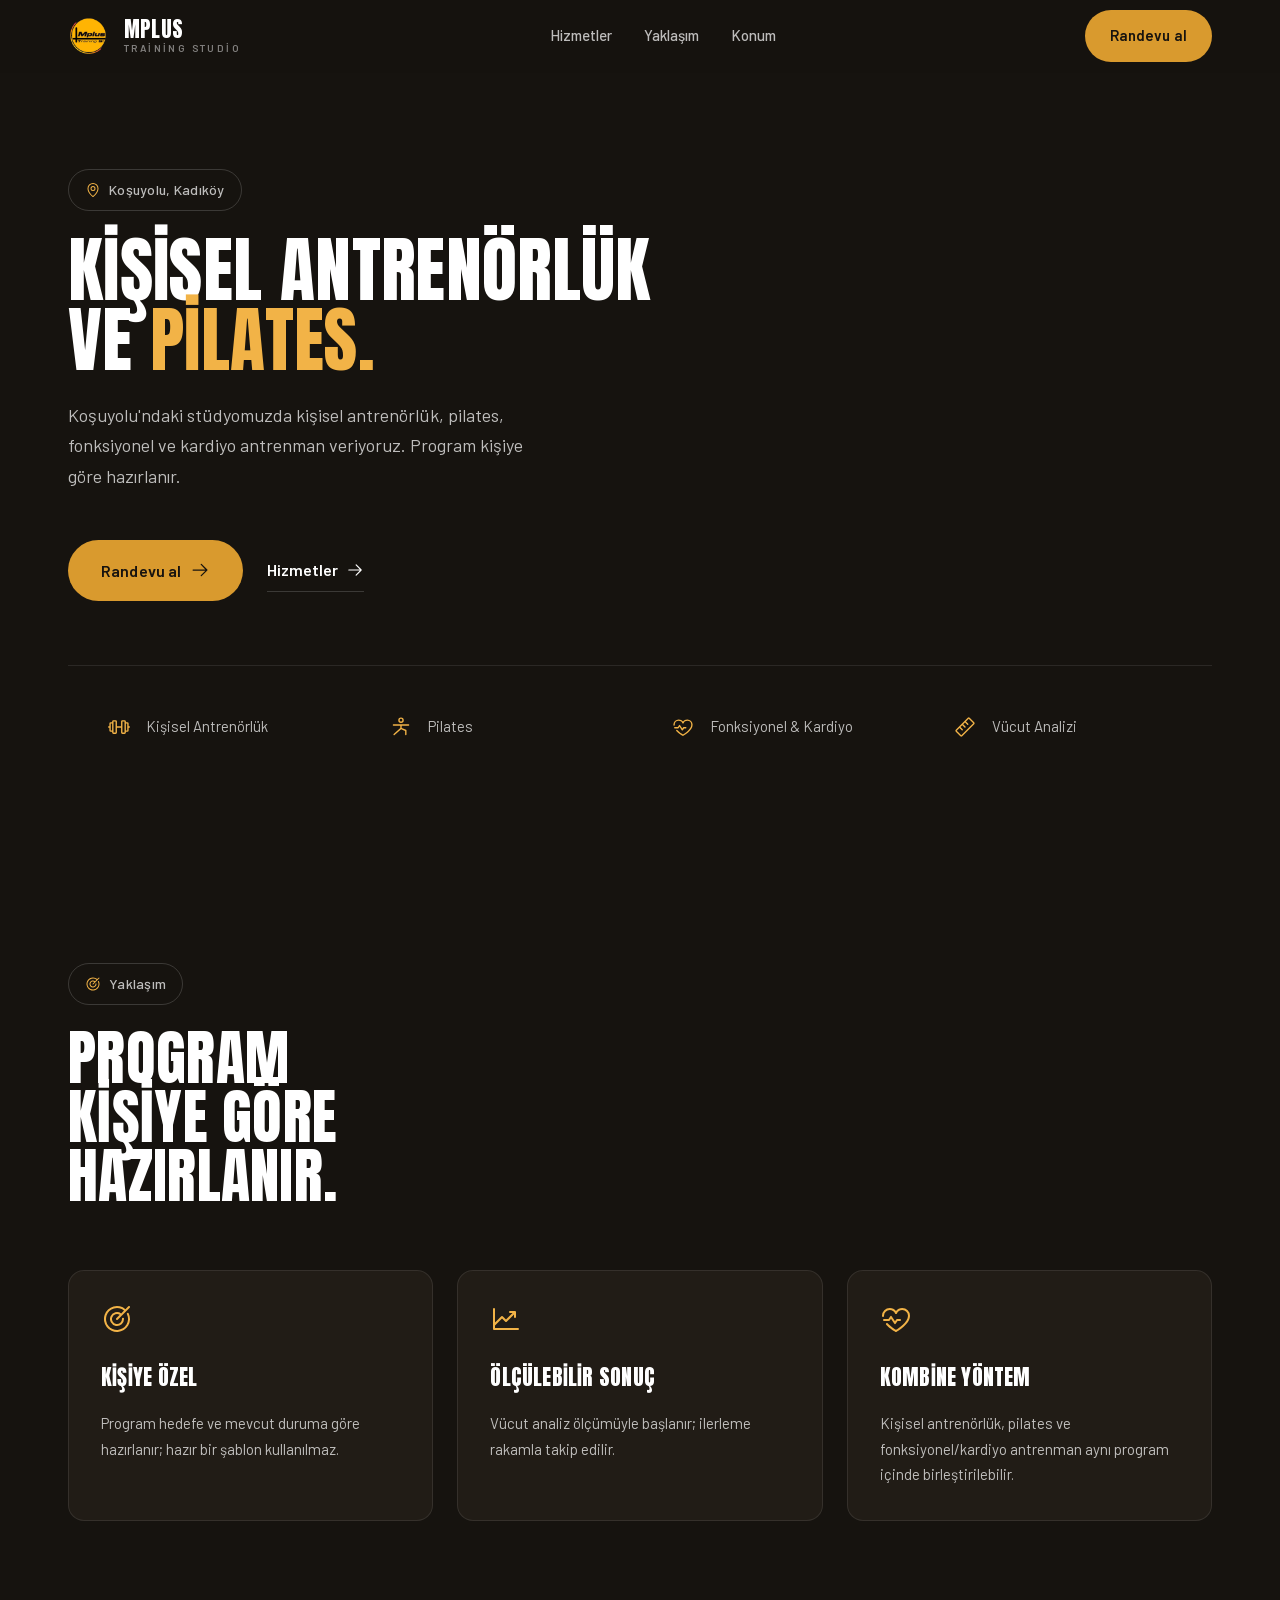
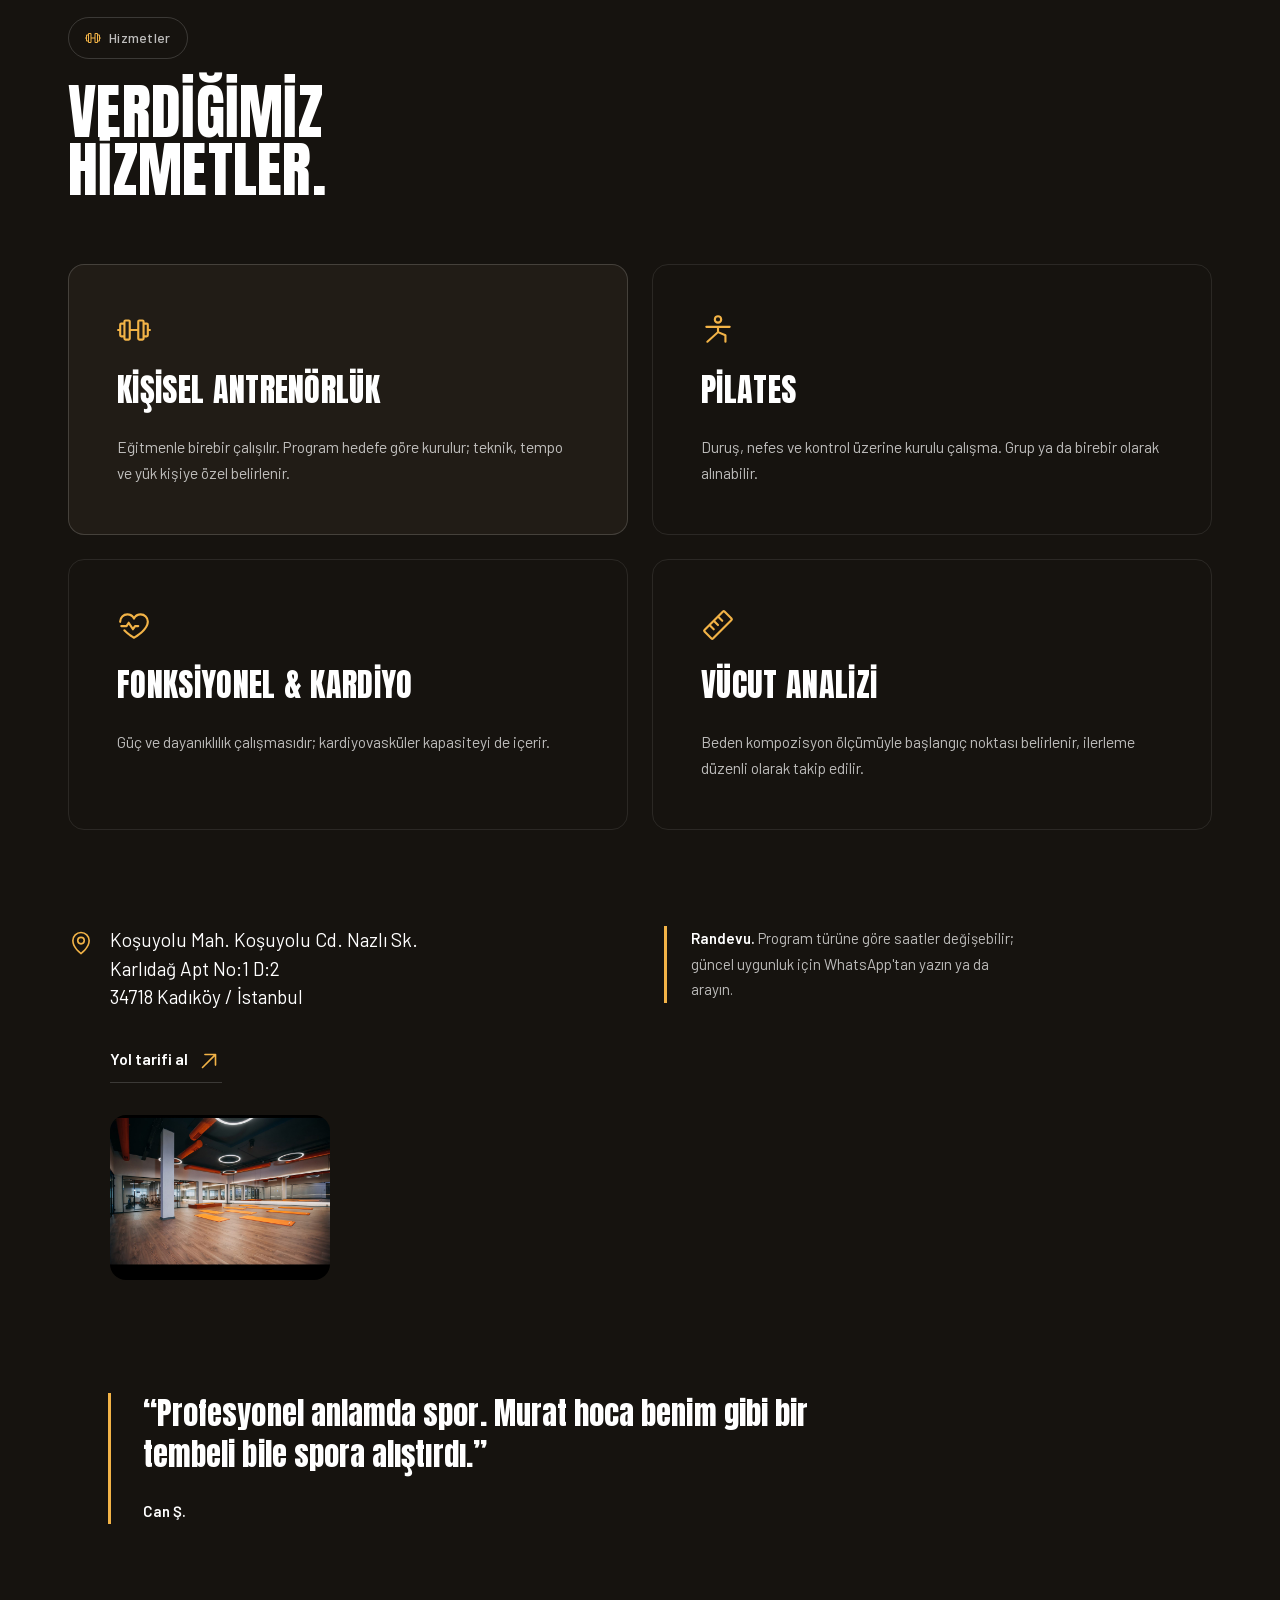
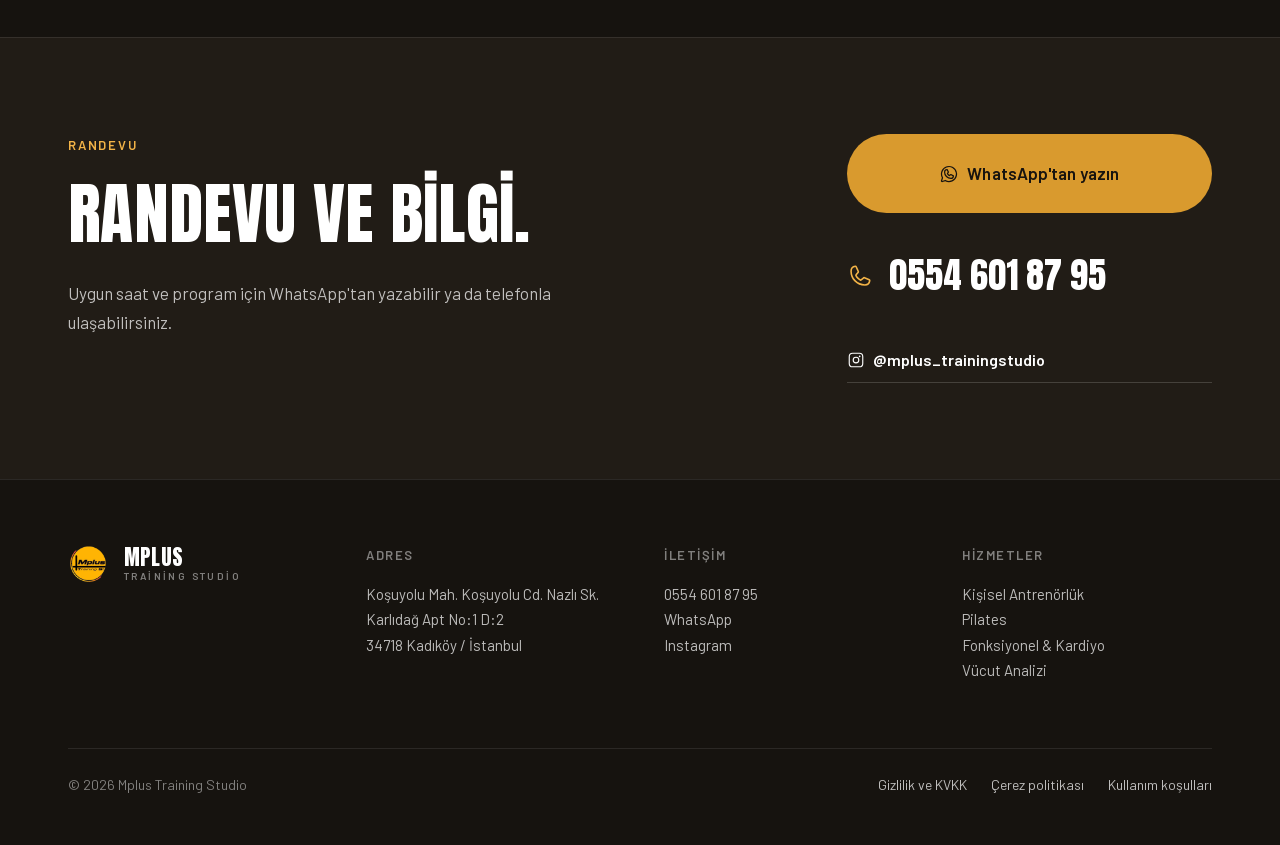
<file: index.html>
<!doctype html>
<html lang="tr">
<head>
<meta charset="utf-8">
<meta name="viewport" content="width=device-width, initial-scale=1, viewport-fit=cover">
<title>Mplus Training Studio - Kadıköy kişisel antrenörlük ve pilates</title>
<meta name="description" content="Koşuyolu, Kadıköy'de kişisel antrenörlük, pilates, fonksiyonel ve kardiyo antrenman, vücut analizi. Randevu için WhatsApp'tan yazabilirsiniz.">
<meta name="theme-color" content="#16130F">
<meta property="og:title" content="Mplus Training Studio">
<meta property="og:description" content="Kadıköy Koşuyolu'nda kişisel antrenörlük, pilates, fonksiyonel ve kardiyo antrenman, vücut analizi.">
<meta property="og:type" content="website">
<meta property="og:locale" content="tr_TR">
<link rel="preload" href="assets/fonts/anton-400-latin.woff2" as="font" type="font/woff2" crossorigin>
<link rel="preload" href="assets/fonts/barlow-400-latin.woff2" as="font" type="font/woff2" crossorigin>
<style>
@font-face{font-family:'Barlow';font-style:normal;font-weight:400;font-display:swap;src:url('assets/fonts/barlow-400-latin-ext.woff2') format('woff2');unicode-range:U+0100-02BA, U+02BD-02C5, U+02C7-02CC, U+02CE-02D7, U+02DD-02FF, U+0304, U+0308, U+0329, U+1D00-1DBF, U+1E00-1E9F, U+1EF2-1EFF, U+2020, U+20A0-20AB, U+20AD-20C0, U+2113, U+2C60-2C7F, U+A720-A7FF;}
@font-face{font-family:'Barlow';font-style:normal;font-weight:400;font-display:swap;src:url('assets/fonts/barlow-400-latin.woff2') format('woff2');unicode-range:U+0000-00FF, U+0131, U+0152-0153, U+02BB-02BC, U+02C6, U+02DA, U+02DC, U+0304, U+0308, U+0329, U+2000-206F, U+20AC, U+2122, U+2191, U+2193, U+2212, U+2215, U+FEFF, U+FFFD;}
@font-face{font-family:'Barlow';font-style:normal;font-weight:500;font-display:swap;src:url('assets/fonts/barlow-500-latin-ext.woff2') format('woff2');unicode-range:U+0100-02BA, U+02BD-02C5, U+02C7-02CC, U+02CE-02D7, U+02DD-02FF, U+0304, U+0308, U+0329, U+1D00-1DBF, U+1E00-1E9F, U+1EF2-1EFF, U+2020, U+20A0-20AB, U+20AD-20C0, U+2113, U+2C60-2C7F, U+A720-A7FF;}
@font-face{font-family:'Barlow';font-style:normal;font-weight:500;font-display:swap;src:url('assets/fonts/barlow-500-latin.woff2') format('woff2');unicode-range:U+0000-00FF, U+0131, U+0152-0153, U+02BB-02BC, U+02C6, U+02DA, U+02DC, U+0304, U+0308, U+0329, U+2000-206F, U+20AC, U+2122, U+2191, U+2193, U+2212, U+2215, U+FEFF, U+FFFD;}
@font-face{font-family:'Barlow';font-style:normal;font-weight:600;font-display:swap;src:url('assets/fonts/barlow-600-latin-ext.woff2') format('woff2');unicode-range:U+0100-02BA, U+02BD-02C5, U+02C7-02CC, U+02CE-02D7, U+02DD-02FF, U+0304, U+0308, U+0329, U+1D00-1DBF, U+1E00-1E9F, U+1EF2-1EFF, U+2020, U+20A0-20AB, U+20AD-20C0, U+2113, U+2C60-2C7F, U+A720-A7FF;}
@font-face{font-family:'Barlow';font-style:normal;font-weight:600;font-display:swap;src:url('assets/fonts/barlow-600-latin.woff2') format('woff2');unicode-range:U+0000-00FF, U+0131, U+0152-0153, U+02BB-02BC, U+02C6, U+02DA, U+02DC, U+0304, U+0308, U+0329, U+2000-206F, U+20AC, U+2122, U+2191, U+2193, U+2212, U+2215, U+FEFF, U+FFFD;}
@font-face{font-family:'Barlow Condensed';font-style:normal;font-weight:600;font-display:swap;src:url('assets/fonts/barlow-condensed-600-latin-ext.woff2') format('woff2');unicode-range:U+0100-02BA, U+02BD-02C5, U+02C7-02CC, U+02CE-02D7, U+02DD-02FF, U+0304, U+0308, U+0329, U+1D00-1DBF, U+1E00-1E9F, U+1EF2-1EFF, U+2020, U+20A0-20AB, U+20AD-20C0, U+2113, U+2C60-2C7F, U+A720-A7FF;}
@font-face{font-family:'Barlow Condensed';font-style:normal;font-weight:600;font-display:swap;src:url('assets/fonts/barlow-condensed-600-latin.woff2') format('woff2');unicode-range:U+0000-00FF, U+0131, U+0152-0153, U+02BB-02BC, U+02C6, U+02DA, U+02DC, U+0304, U+0308, U+0329, U+2000-206F, U+20AC, U+2122, U+2191, U+2193, U+2212, U+2215, U+FEFF, U+FFFD;}
@font-face{font-family:'Anton';font-style:normal;font-weight:400;font-display:swap;src:url('assets/fonts/anton-400-latin-ext.woff2') format('woff2');unicode-range:U+0100-02BA, U+02BD-02C5, U+02C7-02CC, U+02CE-02D7, U+02DD-02FF, U+0304, U+0308, U+0329, U+1D00-1DBF, U+1E00-1E9F, U+1EF2-1EFF, U+2020, U+20A0-20AB, U+20AD-20C0, U+2113, U+2C60-2C7F, U+A720-A7FF;}
@font-face{font-family:'Anton';font-style:normal;font-weight:400;font-display:swap;src:url('assets/fonts/anton-400-latin.woff2') format('woff2');unicode-range:U+0000-00FF, U+0131, U+0152-0153, U+02BB-02BC, U+02C6, U+02DA, U+02DC, U+0304, U+0308, U+0329, U+2000-206F, U+20AC, U+2122, U+2191, U+2193, U+2212, U+2215, U+FEFF, U+FFFD;}

/* ============================================================
   MPLUS TRAINING STUDIO - TASARIM SİSTEMİ
   Renkler logodan: altın/amber + seyrek magenta/turuncu halka vurgusu.
   Koyu zemin. Anton (başlık) + Barlow (gövde).
   Az görsel, çok hizmet: bilgi yoğunluğu tipografiden gelir.
   Boşluklar 8px ölçeğinden.
   ============================================================ */
:root{
  color-scheme: dark;

  --bg:        #16130F;
  --surface:   #211C16;
  --surface-2: #2A241C;
  --paper:     #FFFFFF;
  --paper-60:  rgba(255,255,255,.72);
  --paper-40:  rgba(255,255,255,.46);
  --gold:      #F2B347;
  --gold-d:    #D99A2E;
  --magenta:   #C832B2;
  --orange:    #F0793D;
  --on-gold:   #17130F;
  --line:      rgba(255,255,255,.16);
  --line-soft: rgba(255,255,255,.09);

  --s1: 8px; --s2: 16px; --s3: 24px; --s4: 32px;
  --s5: 48px; --s6: 64px; --s7: 96px; --s8: 128px;

  --r-card: 16px;
  --r-pill: 999px;

  --display: 'Anton', 'Barlow Condensed', system-ui, sans-serif;
  --sans: 'Barlow', system-ui, -apple-system, 'Segoe UI', sans-serif;

  --ease-out: cubic-bezier(0.23, 1, 0.32, 1);
}

*, *::before, *::after{ box-sizing: border-box; }
html{ -webkit-text-size-adjust: 100%; scroll-behavior: smooth; }
body{
  margin: 0;
  background: var(--bg);
  color: var(--paper-60);
  font-family: var(--sans);
  font-size: 17px;
  line-height: 1.7;
  -webkit-font-smoothing: antialiased;
}
main{ overflow-x: clip; }
p{ margin: 0; }
h1, h2, h3{ margin: 0; color: var(--paper); font-weight: 400; text-wrap: balance; }
img{ display: block; max-width: 100%; height: auto; }
a{ color: inherit; }
a, button, summary{ touch-action: manipulation; -webkit-tap-highlight-color: transparent; }
::selection{ background: var(--gold); color: var(--on-gold); }
[id]{ scroll-margin-top: var(--s7); }

a:focus-visible, button:focus-visible, summary:focus-visible{
  outline: 2px solid var(--gold);
  outline-offset: 3px;
  border-radius: 4px;
}

.skip{
  position: absolute; left: var(--s2); top: var(--s2); z-index: 100;
  transform: translateY(-200%); transition: transform .2s var(--ease-out);
}
.skip:focus{ transform: none; }

.ico{ width: 1.25em; height: 1.25em; flex: none; display: block; }

.wrap{ width: 100%; max-width: 1240px; margin-inline: auto; padding-inline: var(--s2); }
@media (min-width: 768px){ .wrap{ padding-inline: var(--s5); } }

.grid{ display: grid; grid-template-columns: repeat(12, minmax(0, 1fr)); gap: var(--s3); }
@media (max-width: 899px){ .grid{ grid-template-columns: minmax(0, 1fr); gap: var(--s4); } .grid > *{ grid-column: auto !important; } }

.section{ padding-block: var(--s6); }
@media (min-width: 900px){ .section{ padding-block: var(--s7); } }

/* ---------- Tipografi ---------- */
.display{
  font-family: var(--display);
  font-weight: 400;
  letter-spacing: .005em;
  line-height: .98;
  color: var(--paper);
  text-transform: uppercase;
}
.h2{ font-size: clamp(2.25rem, 5vw, 3.75rem); }
.lede{ max-width: 56ch; font-size: 17px; }
.accent{ color: var(--gold); }

.pill{
  display: inline-flex; align-items: center; gap: var(--s1);
  padding: var(--s1) var(--s2);
  border: 1px solid var(--line);
  border-radius: var(--r-pill);
  font-size: 14px; font-weight: 500; letter-spacing: .02em;
  color: var(--paper-60);
}
.pill .ico{ color: var(--gold); width: 16px; height: 16px; }

/* ---------- Butonlar ---------- */
.btn{
  display: inline-flex; align-items: center; justify-content: center; gap: var(--s1);
  font-family: var(--sans); font-size: 16px; font-weight: 600; letter-spacing: .01em;
  padding: var(--s2) var(--s4);
  border-radius: var(--r-pill);
  border: 1px solid transparent;
  text-decoration: none; cursor: pointer; white-space: nowrap;
  transition: background-color .2s ease, color .2s ease, border-color .2s ease, transform .12s var(--ease-out);
}
.btn:active{ transform: scale(.97); }
.btn--gold{ background: var(--gold-d); color: var(--on-gold); }
.btn--line{ border-color: var(--line); color: var(--paper); background: transparent; }
.btn .ico{ width: 20px; height: 20px; }

.link{
  display: inline-flex; align-items: center; gap: var(--s1);
  font-weight: 600; font-size: 16px; color: var(--paper);
  text-decoration: none; padding-block: var(--s1);
  border-bottom: 1px solid var(--line);
  transition: border-color .2s ease;
}
.link .ico{ width: 18px; height: 18px; transition: transform .2s var(--ease-out); }

@media (hover: hover) and (pointer: fine){
  .btn--gold:hover{ background: var(--gold); }
  .btn--line:hover{ border-color: var(--gold); color: var(--gold); }
  .link:hover{ border-color: var(--gold); color: var(--gold); }
  .link:hover .ico{ transform: translateX(3px); }
}

/* ============================================================
   NAV
   ============================================================ */
.nav{
  position: sticky; top: env(safe-area-inset-top, 0px); z-index: 50;
  background: color-mix(in srgb, var(--bg) 88%, transparent);
  backdrop-filter: blur(14px); -webkit-backdrop-filter: blur(14px);
  border-bottom: 1px solid transparent;
  transition: border-color .3s ease;
}
.nav[data-stuck="true"]{ border-bottom-color: var(--line-soft); }
.nav__inner{ display: flex; align-items: center; justify-content: space-between; gap: var(--s3); min-height: 72px; }

.brand{ text-decoration: none; display: inline-flex; align-items: center; gap: var(--s2); }
.brand__mark{ width: 40px; height: 40px; border-radius: 50%; flex: none; }
.brand__text{ display: flex; flex-direction: column; line-height: 1; }
.brand__name{ font-family: var(--display); font-size: 21px; letter-spacing: .01em; color: var(--paper); text-transform: uppercase; }
.brand__sub{ font-size: 10px; font-weight: 600; letter-spacing: .24em; text-transform: uppercase; color: var(--paper-40); margin-top: 3px; }

.nav__links{ display: none; gap: var(--s4); }
.nav__links a{ font-size: 15px; font-weight: 500; color: var(--paper-60); text-decoration: none; padding-block: var(--s1); transition: color .2s ease; }
.nav__links a:hover{ color: var(--gold); }
.nav__cta{ display: none; padding: 12px var(--s3); font-size: 15px; }
.nav__toggle{
  appearance: none; border: 1px solid var(--line); background: transparent; color: var(--paper);
  font: 600 14px var(--sans); padding: var(--s2); border-radius: var(--r-pill); cursor: pointer;
  transition: border-color .2s ease, transform .12s var(--ease-out);
}
.nav__toggle:active{ transform: scale(.97); }
@media (min-width: 960px){
  .nav__links{ display: flex; }
  .nav__cta{ display: inline-flex; }
  .nav__toggle{ display: none; }
}

.menu{
  position: fixed; inset: 0; z-index: 80;
  background: var(--bg); overscroll-behavior: contain;
  display: flex; flex-direction: column;
  padding: calc(var(--s2) + env(safe-area-inset-top, 0px)) 0 calc(var(--s5) + env(safe-area-inset-bottom, 0px));
  opacity: 0; transform: translateY(-8px); pointer-events: none;
  transition: opacity .25s var(--ease-out), transform .25s var(--ease-out);
}
.menu[data-open="true"]{ opacity: 1; transform: none; pointer-events: auto; }
.menu__top{ display: flex; align-items: center; justify-content: space-between; min-height: 72px; }
.menu__list{ list-style: none; margin: var(--s5) 0 0; padding: 0; }
.menu__list a{ display: block; font-family: var(--display); font-size: 38px; text-transform: uppercase; line-height: 1.25; color: var(--paper); text-decoration: none; padding-block: var(--s1); }
.menu__foot{ margin-top: auto; }
.menu__foot .btn{ width: 100%; }

/* ============================================================
   HERO — az görsel, metin öncelikli
   ============================================================ */
.hero{ padding-block: var(--s6) var(--s7); }
@media (min-width: 900px){ .hero{ padding-block: var(--s7) var(--s8); } }
.hero__copy{ grid-column: 1 / span 12; }
.hero__intro{ max-width: 780px; }
.hero__title{ font-size: clamp(2.5rem, 6.2vw, 4.5rem); margin-block: var(--s3) var(--s3); max-width: 780px; }
.hero__sub{ font-size: 18px; max-width: 46ch; }
.hero__actions{ display: flex; flex-wrap: wrap; align-items: center; gap: var(--s3); margin-top: var(--s5); }
.hero__services{
  list-style: none; margin: var(--s6) 0 0; padding-top: var(--s5);
  border-top: 1px solid var(--line-soft);
  display: grid; gap: var(--s3);
  grid-template-columns: repeat(auto-fit, minmax(min(100%, 220px), 1fr));
}
.hero__services li{ display: flex; align-items: center; gap: var(--s2); font-size: 15px; color: var(--paper-60); }
.hero__services .ico{ color: var(--gold); width: 22px; height: 22px; }

/* ---------- Mekan görseli: kompakt bant, dominant değil ---------- */
.venue{ border-top: 1px solid var(--line-soft); border-bottom: 1px solid var(--line-soft); background: var(--surface); }
.venue__inner{ display: flex; flex-direction: column; gap: var(--s3); padding-block: var(--s5); }
@media (min-width: 900px){ .venue__inner{ flex-direction: row; align-items: center; gap: var(--s6); } }
.venue__media{ flex: none; width: 100%; max-width: 420px; }
@media (min-width: 900px){ .venue__media{ width: 38%; } }
.venue__media img{ width: 100%; aspect-ratio: 4/3; object-fit: cover; border-radius: var(--r-card); }
.venue__text{ flex: 1; }
.venue__text p{ max-width: 46ch; }

/* ============================================================
   YAKLAŞIM (farklar)
   ============================================================ */
.approach__head{ max-width: 40ch; margin-bottom: var(--s6); }
.approach__list{
  list-style: none; margin: 0; padding: 0;
  display: grid; gap: var(--s3);
  grid-template-columns: repeat(auto-fit, minmax(min(100%, 260px), 1fr));
}
.approach__item{
  background: var(--surface); border: 1px solid var(--line-soft); border-radius: var(--r-card);
  padding: var(--s4);
}
.approach__item .ico{ color: var(--gold); width: 32px; height: 32px; margin-bottom: var(--s3); }
.approach__item h3{ font-family: var(--display); font-size: 1.35rem; text-transform: uppercase; margin-bottom: var(--s2); letter-spacing: .01em; }
.approach__item p{ font-size: 15px; }

/* ============================================================
   HİZMETLER — 4 kart, 2x2, metin öncelikli
   ============================================================ */
.services__head{ max-width: 40ch; margin-bottom: var(--s6); }
.services__grid{
  display: grid; gap: var(--s3);
  grid-template-columns: repeat(2, 1fr);
}
@media (max-width: 640px){ .services__grid{ grid-template-columns: 1fr; } }
.service{
  border: 1px solid var(--line-soft); border-radius: var(--r-card);
  padding: var(--s4);
  display: flex; flex-direction: column; gap: var(--s2);
  transition: border-color .25s var(--ease-out), transform .25s var(--ease-out);
}
@media (min-width: 900px){ .service{ padding: var(--s5); } }
.service--feature{ background: var(--surface); border-color: var(--line); }
.service .ico{ color: var(--gold); width: 34px; height: 34px; }
.service h3{ font-family: var(--display); font-size: clamp(1.5rem, 2.6vw, 2rem); text-transform: uppercase; letter-spacing: .01em; }
.service p{ font-size: 15.5px; }
@media (hover: hover) and (pointer: fine){ .service:hover{ border-color: var(--gold); transform: translateY(-2px); } }

/* ============================================================
   NASIL BAŞLANIR
   ============================================================ */
.process__head{ margin-bottom: var(--s7); }
.process{ list-style: none; margin: 0; padding: 0; display: grid; gap: var(--s5); position: relative; }
@media (min-width: 900px){
  .process{ grid-template-columns: repeat(3, 1fr); }
  .process::before, .process::after{
    content: ''; position: absolute; top: 27px; left: 28px; right: calc(33.333% - 28px);
    height: 2px; background: var(--line);
  }
  .process::after{ background: var(--gold); transform-origin: left center; }
}
.step__dot{
  width: 56px; height: 56px; border-radius: 50%;
  display: grid; place-items: center;
  background: var(--bg); border: 2px solid var(--gold);
  font-family: var(--display); font-size: 22px; color: var(--gold);
  position: relative; z-index: 1; margin-bottom: var(--s3);
}
.step h3{ font-family: var(--display); font-size: 30px; text-transform: uppercase; line-height: 1; margin-bottom: var(--s2); }
.step p{ max-width: 32ch; font-size: 16px; }

/* ============================================================
   KONUM
   ============================================================ */
.place{ display: grid; gap: var(--s5); }
@media (min-width: 900px){ .place{ grid-template-columns: 1fr 1fr; align-items: start; } }
.place__addr{ display: flex; gap: var(--s2); }
.place__addr .ico{ width: 26px; height: 26px; color: var(--gold); margin-top: 4px; }
.place__addr address{ font-style: normal; font-size: 19px; color: var(--paper); line-height: 1.5; }
.place__addr .link{ margin-top: var(--s3); }
.place__glimpse{
  width: 220px; max-width: 100%; aspect-ratio: 4/3; object-fit: cover;
  border-radius: var(--r-card); margin-top: var(--s4);
}
.place__note{ border-left: 3px solid var(--gold); padding-left: var(--s3); max-width: 44ch; font-size: 15px; }
.place__note b{ color: var(--paper); }

/* ============================================================
   YORUM — tek gerçek alıntı
   ============================================================ */
.review{ border-left: 3px solid var(--gold); padding-left: var(--s4); }
.review blockquote{ margin: 0; font-family: var(--display); font-size: clamp(1.35rem, 2.6vw, 1.9rem); text-transform: none; line-height: 1.35; color: var(--paper); letter-spacing: .002em; max-width: 42ch; }
.review figcaption{ margin-top: var(--s3); font-size: 15px; color: var(--paper-60); }
.review figcaption b{ color: var(--paper); font-weight: 600; }

/* ============================================================
   İLETİŞİM
   ============================================================ */
.contact{ border-top: 1px solid var(--line-soft); background: var(--surface); }
.contact__eyebrow{ font-size: 13px; font-weight: 600; letter-spacing: .14em; text-transform: uppercase; color: var(--gold); margin-bottom: var(--s3); }
.contact__title{ grid-column: 1 / span 7; }
.contact__title .h2{ font-size: clamp(2.5rem, 6vw, 4.25rem); }
.contact__title .lede{ margin-top: var(--s4); }
.contact__actions{ grid-column: 9 / span 4; align-self: end; display: grid; gap: var(--s4); }
.contact__actions .btn{ width: 100%; padding-block: var(--s3); font-size: 17px; }
.contact__tel{ font-family: var(--display); font-size: clamp(1.75rem, 3vw, 2.25rem); color: var(--paper); text-decoration: none; display: inline-flex; align-items: center; gap: var(--s2); }
.contact__tel .ico{ width: 26px; height: 26px; color: var(--gold); }
.contact__ig{ align-self: start; }

/* ============================================================
   FOOTER
   ============================================================ */
.foot{ border-top: 1px solid var(--line-soft); padding-block: var(--s6) var(--s5); font-size: 15px; }
.foot__grid{ display: grid; gap: var(--s5); grid-template-columns: repeat(auto-fit, minmax(200px, 1fr)); }
.foot h3{ font-size: 13px; font-weight: 600; letter-spacing: .12em; text-transform: uppercase; color: var(--paper-40); margin-bottom: var(--s2); }
.foot address{ font-style: normal; }
.foot a{ text-decoration: none; color: var(--paper-60); transition: color .2s ease; }
.foot a:hover{ color: var(--gold); }
.foot__bottom{ margin-top: var(--s6); padding-top: var(--s3); border-top: 1px solid var(--line-soft); display: flex; flex-wrap: wrap; gap: var(--s2) var(--s4); justify-content: space-between; color: var(--paper-40); font-size: 14px; }
.foot__legal{ display: flex; flex-wrap: wrap; gap: var(--s3); }

/* ============================================================
   MOBİL RANDEVU ÇUBUĞU
   ============================================================ */
.dock{
  position: fixed; left: 0; right: 0; bottom: 0; z-index: 40;
  padding: var(--s2) var(--s2) calc(var(--s2) + env(safe-area-inset-bottom, 0px));
  background: color-mix(in srgb, var(--bg) 92%, transparent);
  backdrop-filter: blur(14px); -webkit-backdrop-filter: blur(14px);
  border-top: 1px solid var(--line-soft);
  transform: translateY(110%); transition: transform .3s var(--ease-out);
}
.dock[data-shown="true"]{ transform: none; }
.dock .btn{ width: 100%; }
@media (min-width: 960px){ .dock{ display: none; } }

/* ============================================================
   HAREKET
   ============================================================ */
.js .reveal{ opacity: 0; transform: translateY(16px); }
.reveal[data-in]{
  opacity: 1; transform: none;
  transition: opacity .6s var(--ease-out), transform .7s var(--ease-out);
  transition-delay: calc(var(--i, 0) * 80ms);
}
.js .process::after{ transform: scaleX(0); }
.js .step__dot{ opacity: 0; transform: scale(.9); }
.process[data-in]::after{ transform: none; transition: transform 1.1s var(--ease-out) .1s; }
.process[data-in] .step__dot{ opacity: 1; transform: none; transition: opacity .4s var(--ease-out), transform .4s var(--ease-out); }
.process[data-in] .step:nth-child(2) .step__dot{ transition-delay: .35s; }
.process[data-in] .step:nth-child(3) .step__dot{ transition-delay: .7s; }

@media (prefers-reduced-motion: reduce){
  html{ scroll-behavior: auto; }
  .js .reveal, .js .step__dot, .js .process::after{ transform: none !important; }
  .js .reveal{ opacity: 1; transition: opacity .2s ease; }
  .js .step__dot{ opacity: 1; }
  .service, .btn, .link .ico{ transition: none; }
}
</style>
<script>document.documentElement.className += ' js';</script>
</head>
<body>

<a class="btn btn--gold skip" href="#icerik">İçeriğe geç</a>

<header class="nav" id="nav">
  <div class="wrap nav__inner">
    <a class="brand" href="#top" aria-label="Mplus Training Studio, sayfa başı">
      <img class="brand__mark" src="assets/img/logo.png" width="40" height="40" alt="" loading="eager">
      <span class="brand__text">
        <span class="brand__name" translate="no">Mplus</span>
        <span class="brand__sub">Training Studio</span>
      </span>
    </a>
    <nav class="nav__links" aria-label="Ana menü">
      <a href="#hizmetler">Hizmetler</a>
      <a href="#yaklasim">Yaklaşım</a>
      <a href="#konum">Konum</a>
    </nav>
    <a class="btn btn--gold nav__cta" href="https://wa.me/905546018795?text=Merhaba%2C%20Mplus%20Training%20Studio%27dan%20bilgi%20almak%20istiyorum." target="_blank" rel="noopener">Randevu al</a>
    <button class="nav__toggle" id="menuOpen" type="button" aria-expanded="false" aria-controls="menu">Menü</button>
  </div>
</header>

<div class="menu" id="menu" data-open="false" role="dialog" aria-modal="true" aria-label="Menü">
  <div class="wrap menu__top">
    <span class="brand">
      <img class="brand__mark" src="assets/img/logo.png" width="40" height="40" alt="">
      <span class="brand__text">
        <span class="brand__name" translate="no">Mplus</span>
        <span class="brand__sub">Training Studio</span>
      </span>
    </span>
    <button class="nav__toggle" id="menuClose" type="button">Kapat</button>
  </div>
  <div class="wrap" style="display:flex;flex-direction:column;flex:1">
    <ul class="menu__list">
      <li><a href="#hizmetler" data-menu-link>Hizmetler</a></li>
      <li><a href="#yaklasim" data-menu-link>Yaklaşım</a></li>
      <li><a href="#konum" data-menu-link>Konum</a></li>
    </ul>
    <div class="menu__foot"><a class="btn btn--gold" href="https://wa.me/905546018795?text=Merhaba%2C%20Mplus%20Training%20Studio%27dan%20bilgi%20almak%20istiyorum." target="_blank" rel="noopener">Randevu al</a></div>
  </div>
</div>

<main id="icerik">
  <span id="top"></span>

  <!-- ===================== HERO ===================== -->
  <section class="hero">
    <div class="wrap grid">
      <div class="hero__copy">
        <div class="hero__intro">
          <p class="pill"><svg class="ico" aria-hidden="true" focusable="false" xmlns="http://www.w3.org/2000/svg" viewBox="0 0 256 256" fill="currentColor"><path d="M128,64a40,40,0,1,0,40,40A40,40,0,0,0,128,64Zm0,64a24,24,0,1,1,24-24A24,24,0,0,1,128,128Zm0-112a88.1,88.1,0,0,0-88,88c0,31.4,14.51,64.68,42,96.25a254.19,254.19,0,0,0,41.45,38.3,8,8,0,0,0,9.18,0A254.19,254.19,0,0,0,174,200.25c27.45-31.57,42-64.85,42-96.25A88.1,88.1,0,0,0,128,16Zm0,206c-16.53-13-72-60.75-72-118a72,72,0,0,1,144,0C200,161.23,144.53,209,128,222Z"/></svg> Koşuyolu, Kadıköy</p>
          <h1 class="display hero__title">Kişisel antrenörlük ve <span class="accent">pilates.</span></h1>
          <p class="hero__sub">Koşuyolu'ndaki stüdyomuzda kişisel antrenörlük, pilates, fonksiyonel ve kardiyo antrenman veriyoruz. Program kişiye göre hazırlanır.</p>
          <div class="hero__actions">
            <a class="btn btn--gold" href="https://wa.me/905546018795?text=Merhaba%2C%20Mplus%20Training%20Studio%27dan%20bilgi%20almak%20istiyorum." target="_blank" rel="noopener">Randevu al <svg class="ico" aria-hidden="true" focusable="false" xmlns="http://www.w3.org/2000/svg" viewBox="0 0 256 256" fill="currentColor"><path d="M221.66,133.66l-72,72a8,8,0,0,1-11.32-11.32L196.69,136H40a8,8,0,0,1,0-16H196.69L138.34,61.66a8,8,0,0,1,11.32-11.32l72,72A8,8,0,0,1,221.66,133.66Z"/></svg></a>
            <a class="link" href="#hizmetler">Hizmetler <svg class="ico" aria-hidden="true" focusable="false" xmlns="http://www.w3.org/2000/svg" viewBox="0 0 256 256" fill="currentColor"><path d="M221.66,133.66l-72,72a8,8,0,0,1-11.32-11.32L196.69,136H40a8,8,0,0,1,0-16H196.69L138.34,61.66a8,8,0,0,1,11.32-11.32l72,72A8,8,0,0,1,221.66,133.66Z"/></svg></a>
          </div>
        </div>
        <ul class="hero__services">
          <li><svg class="ico" aria-hidden="true" focusable="false" xmlns="http://www.w3.org/2000/svg" viewBox="0 0 256 256" fill="currentColor"><path d="M248,120h-8V88a16,16,0,0,0-16-16H208V64a16,16,0,0,0-16-16H168a16,16,0,0,0-16,16v56H104V64A16,16,0,0,0,88,48H64A16,16,0,0,0,48,64v8H32A16,16,0,0,0,16,88v32H8a8,8,0,0,0,0,16h8v32a16,16,0,0,0,16,16H48v8a16,16,0,0,0,16,16H88a16,16,0,0,0,16-16V136h48v56a16,16,0,0,0,16,16h24a16,16,0,0,0,16-16v-8h16a16,16,0,0,0,16-16V136h8a8,8,0,0,0,0-16ZM32,168V88H48v80Zm56,24H64V64H88V192Zm104,0H168V64h24V175.82c0,.06,0,.12,0,.18s0,.12,0,.18V192Zm32-24H208V88h16Z"/></svg> Kişisel Antrenörlük</li>
          <li><svg class="ico" aria-hidden="true" focusable="false" xmlns="http://www.w3.org/2000/svg" viewBox="0 0 256 256" fill="currentColor"><path d="M128,80A32,32,0,1,0,96,48,32,32,0,0,0,128,80Zm0-48a16,16,0,1,1-16,16A16,16,0,0,1,128,32Zm96,72a8,8,0,0,1-8,8H136v26.72l51.15,21.93A8,8,0,0,1,192,168v48a8,8,0,0,1-16,0V173.28l-46.45-19.91L53.35,222a8,8,0,1,1-10.7-11.9L120,140.44V112H40a8,8,0,0,1,0-16H216A8,8,0,0,1,224,104Z"/></svg> Pilates</li>
          <li><svg class="ico" aria-hidden="true" focusable="false" xmlns="http://www.w3.org/2000/svg" viewBox="0 0 256 256" fill="currentColor"><path d="M72,144H32a8,8,0,0,1,0-16H67.72l13.62-20.44a8,8,0,0,1,13.32,0l25.34,38,9.34-14A8,8,0,0,1,136,128h24a8,8,0,0,1,0,16H140.28l-13.62,20.44a8,8,0,0,1-13.32,0L88,126.42l-9.34,14A8,8,0,0,1,72,144ZM178,40c-20.65,0-38.73,8.88-50,23.89C116.73,48.88,98.65,40,78,40a62.07,62.07,0,0,0-62,62c0,.75,0,1.5,0,2.25a8,8,0,1,0,16-.5c0-.58,0-1.17,0-1.75A46.06,46.06,0,0,1,78,56c19.45,0,35.78,10.36,42.6,27a8,8,0,0,0,14.8,0c6.82-16.67,23.15-27,42.6-27a46.06,46.06,0,0,1,46,46c0,53.61-77.76,102.15-96,112.8-10.83-6.31-42.63-26-66.68-52.21a8,8,0,1,0-11.8,10.82c31.17,34,72.93,56.68,74.69,57.63a8,8,0,0,0,7.58,0C136.21,228.66,240,172,240,102A62.07,62.07,0,0,0,178,40Z"/></svg> Fonksiyonel &amp; Kardiyo</li>
          <li><svg class="ico" aria-hidden="true" focusable="false" xmlns="http://www.w3.org/2000/svg" viewBox="0 0 256 256" fill="currentColor"><path d="M235.32,73.37,182.63,20.69a16,16,0,0,0-22.63,0L20.68,160a16,16,0,0,0,0,22.63l52.69,52.68a16,16,0,0,0,22.63,0L235.32,96A16,16,0,0,0,235.32,73.37ZM84.68,224,32,171.31l32-32,26.34,26.35a8,8,0,0,0,11.32-11.32L75.31,128,96,107.31l26.34,26.35a8,8,0,0,0,11.32-11.32L107.31,96,128,75.31l26.34,26.35a8,8,0,0,0,11.32-11.32L139.31,64l32-32L224,84.69Z"/></svg> Vücut Analizi</li>
        </ul>
      </div>
    </div>
  </section>

  <!-- ===================== YAKLAŞIM ===================== -->
  <section class="section" id="yaklasim">
    <div class="wrap">
      <div class="approach__head reveal">
        <p class="pill"><svg class="ico" aria-hidden="true" focusable="false" xmlns="http://www.w3.org/2000/svg" viewBox="0 0 256 256" fill="currentColor"><path d="M221.87,83.16A104.1,104.1,0,1,1,195.67,49l22.67-22.68a8,8,0,0,1,11.32,11.32l-96,96a8,8,0,0,1-11.32-11.32l27.72-27.72a40,40,0,1,0,17.87,31.09,8,8,0,1,1,16-.9,56,56,0,1,1-22.38-41.65L184.3,60.39a87.88,87.88,0,1,0,23.13,29.67,8,8,0,0,1,14.44-6.9Z"/></svg> Yaklaşım</p>
        <h2 class="display h2" style="margin-top:var(--s3)">Program kişiye göre hazırlanır.</h2>
      </div>
      <ul class="approach__list">
        <li class="approach__item reveal">
          <svg class="ico" aria-hidden="true" focusable="false" xmlns="http://www.w3.org/2000/svg" viewBox="0 0 256 256" fill="currentColor"><path d="M221.87,83.16A104.1,104.1,0,1,1,195.67,49l22.67-22.68a8,8,0,0,1,11.32,11.32l-96,96a8,8,0,0,1-11.32-11.32l27.72-27.72a40,40,0,1,0,17.87,31.09,8,8,0,1,1,16-.9,56,56,0,1,1-22.38-41.65L184.3,60.39a87.88,87.88,0,1,0,23.13,29.67,8,8,0,0,1,14.44-6.9Z"/></svg>
          <h3>Kişiye özel</h3>
          <p>Program hedefe ve mevcut duruma göre hazırlanır; hazır bir şablon kullanılmaz.</p>
        </li>
        <li class="approach__item reveal" style="--i:1">
          <svg class="ico" aria-hidden="true" focusable="false" xmlns="http://www.w3.org/2000/svg" viewBox="0 0 256 256" fill="currentColor"><path d="M232,208a8,8,0,0,1-8,8H32a8,8,0,0,1-8-8V48a8,8,0,0,1,16,0V156.69l50.34-50.35a8,8,0,0,1,11.32,0L128,132.69,180.69,80H160a8,8,0,0,1,0-16h40a8,8,0,0,1,8,8v40a8,8,0,0,1-16,0V91.31l-58.34,58.35a8,8,0,0,1-11.32,0L96,123.31l-56,56V200H224A8,8,0,0,1,232,208Z"/></svg>
          <h3>Ölçülebilir sonuç</h3>
          <p>Vücut analiz ölçümüyle başlanır; ilerleme rakamla takip edilir.</p>
        </li>
        <li class="approach__item reveal" style="--i:2">
          <svg class="ico" aria-hidden="true" focusable="false" xmlns="http://www.w3.org/2000/svg" viewBox="0 0 256 256" fill="currentColor"><path d="M72,144H32a8,8,0,0,1,0-16H67.72l13.62-20.44a8,8,0,0,1,13.32,0l25.34,38,9.34-14A8,8,0,0,1,136,128h24a8,8,0,0,1,0,16H140.28l-13.62,20.44a8,8,0,0,1-13.32,0L88,126.42l-9.34,14A8,8,0,0,1,72,144ZM178,40c-20.65,0-38.73,8.88-50,23.89C116.73,48.88,98.65,40,78,40a62.07,62.07,0,0,0-62,62c0,.75,0,1.5,0,2.25a8,8,0,1,0,16-.5c0-.58,0-1.17,0-1.75A46.06,46.06,0,0,1,78,56c19.45,0,35.78,10.36,42.6,27a8,8,0,0,0,14.8,0c6.82-16.67,23.15-27,42.6-27a46.06,46.06,0,0,1,46,46c0,53.61-77.76,102.15-96,112.8-10.83-6.31-42.63-26-66.68-52.21a8,8,0,1,0-11.8,10.82c31.17,34,72.93,56.68,74.69,57.63a8,8,0,0,0,7.58,0C136.21,228.66,240,172,240,102A62.07,62.07,0,0,0,178,40Z"/></svg>
          <h3>Kombine yöntem</h3>
          <p>Kişisel antrenörlük, pilates ve fonksiyonel/kardiyo antrenman aynı program içinde birleştirilebilir.</p>
        </li>
      </ul>
    </div>
  </section>

  <!-- ===================== HİZMETLER ===================== -->
  <section class="section" id="hizmetler" style="padding-top:0">
    <div class="wrap">
      <div class="services__head reveal">
        <p class="pill"><svg class="ico" aria-hidden="true" focusable="false" xmlns="http://www.w3.org/2000/svg" viewBox="0 0 256 256" fill="currentColor"><path d="M248,120h-8V88a16,16,0,0,0-16-16H208V64a16,16,0,0,0-16-16H168a16,16,0,0,0-16,16v56H104V64A16,16,0,0,0,88,48H64A16,16,0,0,0,48,64v8H32A16,16,0,0,0,16,88v32H8a8,8,0,0,0,0,16h8v32a16,16,0,0,0,16,16H48v8a16,16,0,0,0,16,16H88a16,16,0,0,0,16-16V136h48v56a16,16,0,0,0,16,16h24a16,16,0,0,0,16-16v-8h16a16,16,0,0,0,16-16V136h8a8,8,0,0,0,0-16ZM32,168V88H48v80Zm56,24H64V64H88V192Zm104,0H168V64h24V175.82c0,.06,0,.12,0,.18s0,.12,0,.18V192Zm32-24H208V88h16Z"/></svg> Hizmetler</p>
        <h2 class="display h2" style="margin-top:var(--s3)">Verdiğimiz hizmetler.</h2>
      </div>
      <div class="services__grid">
        <article class="service service--feature reveal">
          <svg class="ico" aria-hidden="true" focusable="false" xmlns="http://www.w3.org/2000/svg" viewBox="0 0 256 256" fill="currentColor"><path d="M248,120h-8V88a16,16,0,0,0-16-16H208V64a16,16,0,0,0-16-16H168a16,16,0,0,0-16,16v56H104V64A16,16,0,0,0,88,48H64A16,16,0,0,0,48,64v8H32A16,16,0,0,0,16,88v32H8a8,8,0,0,0,0,16h8v32a16,16,0,0,0,16,16H48v8a16,16,0,0,0,16,16H88a16,16,0,0,0,16-16V136h48v56a16,16,0,0,0,16,16h24a16,16,0,0,0,16-16v-8h16a16,16,0,0,0,16-16V136h8a8,8,0,0,0,0-16ZM32,168V88H48v80Zm56,24H64V64H88V192Zm104,0H168V64h24V175.82c0,.06,0,.12,0,.18s0,.12,0,.18V192Zm32-24H208V88h16Z"/></svg>
          <h3>Kişisel Antrenörlük</h3>
          <p>Eğitmenle birebir çalışılır. Program hedefe göre kurulur; teknik, tempo ve yük kişiye özel belirlenir.</p>
        </article>
        <article class="service reveal" style="--i:1">
          <svg class="ico" aria-hidden="true" focusable="false" xmlns="http://www.w3.org/2000/svg" viewBox="0 0 256 256" fill="currentColor"><path d="M128,80A32,32,0,1,0,96,48,32,32,0,0,0,128,80Zm0-48a16,16,0,1,1-16,16A16,16,0,0,1,128,32Zm96,72a8,8,0,0,1-8,8H136v26.72l51.15,21.93A8,8,0,0,1,192,168v48a8,8,0,0,1-16,0V173.28l-46.45-19.91L53.35,222a8,8,0,1,1-10.7-11.9L120,140.44V112H40a8,8,0,0,1,0-16H216A8,8,0,0,1,224,104Z"/></svg>
          <h3>Pilates</h3>
          <p>Duruş, nefes ve kontrol üzerine kurulu çalışma. Grup ya da birebir olarak alınabilir.</p>
        </article>
        <article class="service reveal" style="--i:2">
          <svg class="ico" aria-hidden="true" focusable="false" xmlns="http://www.w3.org/2000/svg" viewBox="0 0 256 256" fill="currentColor"><path d="M72,144H32a8,8,0,0,1,0-16H67.72l13.62-20.44a8,8,0,0,1,13.32,0l25.34,38,9.34-14A8,8,0,0,1,136,128h24a8,8,0,0,1,0,16H140.28l-13.62,20.44a8,8,0,0,1-13.32,0L88,126.42l-9.34,14A8,8,0,0,1,72,144ZM178,40c-20.65,0-38.73,8.88-50,23.89C116.73,48.88,98.65,40,78,40a62.07,62.07,0,0,0-62,62c0,.75,0,1.5,0,2.25a8,8,0,1,0,16-.5c0-.58,0-1.17,0-1.75A46.06,46.06,0,0,1,78,56c19.45,0,35.78,10.36,42.6,27a8,8,0,0,0,14.8,0c6.82-16.67,23.15-27,42.6-27a46.06,46.06,0,0,1,46,46c0,53.61-77.76,102.15-96,112.8-10.83-6.31-42.63-26-66.68-52.21a8,8,0,1,0-11.8,10.82c31.17,34,72.93,56.68,74.69,57.63a8,8,0,0,0,7.58,0C136.21,228.66,240,172,240,102A62.07,62.07,0,0,0,178,40Z"/></svg>
          <h3>Fonksiyonel &amp; Kardiyo</h3>
          <p>Güç ve dayanıklılık çalışmasıdır; kardiyovasküler kapasiteyi de içerir.</p>
        </article>
        <article class="service reveal" style="--i:3">
          <svg class="ico" aria-hidden="true" focusable="false" xmlns="http://www.w3.org/2000/svg" viewBox="0 0 256 256" fill="currentColor"><path d="M235.32,73.37,182.63,20.69a16,16,0,0,0-22.63,0L20.68,160a16,16,0,0,0,0,22.63l52.69,52.68a16,16,0,0,0,22.63,0L235.32,96A16,16,0,0,0,235.32,73.37ZM84.68,224,32,171.31l32-32,26.34,26.35a8,8,0,0,0,11.32-11.32L75.31,128,96,107.31l26.34,26.35a8,8,0,0,0,11.32-11.32L107.31,96,128,75.31l26.34,26.35a8,8,0,0,0,11.32-11.32L139.31,64l32-32L224,84.69Z"/></svg>
          <h3>Vücut Analizi</h3>
          <p>Beden kompozisyon ölçümüyle başlangıç noktası belirlenir, ilerleme düzenli olarak takip edilir.</p>
        </article>
      </div>
    </div>
  </section>

  <!-- ===================== KONUM ===================== -->
  <section class="section" id="konum" style="padding-top:0">
    <div class="wrap">
      <div class="place">
        <div class="place__addr reveal">
          <svg class="ico" aria-hidden="true" focusable="false" xmlns="http://www.w3.org/2000/svg" viewBox="0 0 256 256" fill="currentColor"><path d="M128,64a40,40,0,1,0,40,40A40,40,0,0,0,128,64Zm0,64a24,24,0,1,1,24-24A24,24,0,0,1,128,128Zm0-112a88.1,88.1,0,0,0-88,88c0,31.4,14.51,64.68,42,96.25a254.19,254.19,0,0,0,41.45,38.3,8,8,0,0,0,9.18,0A254.19,254.19,0,0,0,174,200.25c27.45-31.57,42-64.85,42-96.25A88.1,88.1,0,0,0,128,16Zm0,206c-16.53-13-72-60.75-72-118a72,72,0,0,1,144,0C200,161.23,144.53,209,128,222Z"/></svg>
          <div>
            <address>Koşuyolu Mah. Koşuyolu Cd. Nazlı Sk.<br>Karlıdağ Apt No:1 D:2<br>34718 Kadıköy / İstanbul</address>
            <a class="link" href="https://www.google.com/maps/search/?api=1&amp;query=Mplus%20Training%20Studio%20Ko%C5%9Fuyolu%20Kad%C4%B1k%C3%B6y" target="_blank" rel="noopener">Yol tarifi al <svg class="ico" aria-hidden="true" focusable="false" xmlns="http://www.w3.org/2000/svg" viewBox="0 0 256 256" fill="currentColor"><path d="M200,64V168a8,8,0,0,1-16,0V83.31L69.66,197.66a8,8,0,0,1-11.32-11.32L172.69,72H88a8,8,0,0,1,0-16H192A8,8,0,0,1,200,64Z"/></svg></a>
            <img class="place__glimpse" src="assets/img/studyo.jpg" width="220" height="165" alt="Mplus Training Studio'dan bir kare" loading="lazy" decoding="async">
          </div>
        </div>
        <p class="place__note reveal" style="--i:1"><b>Randevu.</b> Program türüne göre saatler değişebilir; güncel uygunluk için WhatsApp'tan yazın ya da arayın.</p>
      </div>
    </div>
  </section>

  <!-- ===================== YORUM ===================== -->
  <section class="section" style="padding-top:0">
    <div class="wrap">
      <figure class="review reveal">
        <blockquote><p>“Profesyonel anlamda spor. Murat hoca benim gibi bir tembeli bile spora alıştırdı.”</p></blockquote>
        <figcaption><b>Can Ş.</b></figcaption>
      </figure>
    </div>
  </section>

  <!-- ===================== İLETİŞİM ===================== -->
  <section class="section contact" id="iletisim">
    <div class="wrap grid">
      <div class="contact__title reveal">
        <p class="contact__eyebrow">Randevu</p>
        <h2 class="display h2">Randevu ve bilgi.</h2>
        <p class="lede">Uygun saat ve program için WhatsApp'tan yazabilir ya da telefonla ulaşabilirsiniz.</p>
      </div>
      <div class="contact__actions reveal" style="--i:1">
        <a class="btn btn--gold" href="https://wa.me/905546018795?text=Merhaba%2C%20Mplus%20Training%20Studio%27dan%20bilgi%20almak%20istiyorum." target="_blank" rel="noopener"><svg class="ico" aria-hidden="true" focusable="false" xmlns="http://www.w3.org/2000/svg" viewBox="0 0 256 256" fill="currentColor"><path d="M187.58,144.84l-32-16a8,8,0,0,0-8,.5l-14.69,9.8a40.55,40.55,0,0,1-16-16l9.8-14.69a8,8,0,0,0,.5-8l-16-32A8,8,0,0,0,104,64a40,40,0,0,0-40,40,88.1,88.1,0,0,0,88,88,40,40,0,0,0,40-40A8,8,0,0,0,187.58,144.84ZM152,176a72.08,72.08,0,0,1-72-72A24,24,0,0,1,99.29,80.46l11.48,23L101,118a8,8,0,0,0-.73,7.51,56.47,56.47,0,0,0,30.15,30.15A8,8,0,0,0,138,155l14.61-9.74,23,11.48A24,24,0,0,1,152,176ZM128,24A104,104,0,0,0,36.18,176.88L24.83,210.93a16,16,0,0,0,20.24,20.24l34.05-11.35A104,104,0,1,0,128,24Zm0,192a87.87,87.87,0,0,1-44.06-11.81,8,8,0,0,0-6.54-.67L40,216,52.47,178.6a8,8,0,0,0-.66-6.54A88,88,0,1,1,128,216Z"/></svg> WhatsApp'tan yazın</a>
        <a class="contact__tel" href="tel:+905546018795"><svg class="ico" aria-hidden="true" focusable="false" xmlns="http://www.w3.org/2000/svg" viewBox="0 0 256 256" fill="currentColor"><path d="M222.37,158.46l-47.11-21.11-.13-.06a16,16,0,0,0-15.17,1.4,8.12,8.12,0,0,0-.75.56L134.87,160c-15.42-7.49-31.34-23.29-38.83-38.51l20.78-24.71c.2-.25.39-.5.57-.77a16,16,0,0,0,1.32-15.06l0-.12L97.54,33.64a16,16,0,0,0-16.62-9.52A56.26,56.26,0,0,0,32,80c0,79.4,64.6,144,144,144a56.26,56.26,0,0,0,55.88-48.92A16,16,0,0,0,222.37,158.46ZM176,208A128.14,128.14,0,0,1,48,80,40.2,40.2,0,0,1,82.87,40a.61.61,0,0,0,0,.12l21,47L83.2,111.86a6.13,6.13,0,0,0-.57.77,16,16,0,0,0-1,15.7c9.06,18.53,27.73,37.06,46.46,46.11a16,16,0,0,0,15.75-1.14,8.44,8.44,0,0,0,.74-.56L168.89,152l47,21.05h0s.08,0,.11,0A40.21,40.21,0,0,1,176,208Z"/></svg> 0554&nbsp;601&nbsp;87&nbsp;95</a>
        <a class="link contact__ig" href="https://www.instagram.com/mplus_trainingstudio/" target="_blank" rel="noopener"><svg class="ico" aria-hidden="true" focusable="false" xmlns="http://www.w3.org/2000/svg" viewBox="0 0 256 256" fill="currentColor"><path d="M128,80a48,48,0,1,0,48,48A48.05,48.05,0,0,0,128,80Zm0,80a32,32,0,1,1,32-32A32,32,0,0,1,128,160ZM176,24H80A56.06,56.06,0,0,0,24,80v96a56.06,56.06,0,0,0,56,56h96a56.06,56.06,0,0,0,56-56V80A56.06,56.06,0,0,0,176,24Zm40,152a40,40,0,0,1-40,40H80a40,40,0,0,1-40-40V80A40,40,0,0,1,80,40h96a40,40,0,0,1,40,40ZM192,76a12,12,0,1,1-12-12A12,12,0,0,1,192,76Z"/></svg> @mplus_trainingstudio</a>
      </div>
    </div>
  </section>
</main>

<footer class="foot" id="foot">
  <div class="wrap">
    <div class="foot__grid">
      <div>
        <span class="brand">
          <img class="brand__mark" src="assets/img/logo.png" width="40" height="40" alt="">
          <span class="brand__text">
            <span class="brand__name" translate="no">Mplus</span>
            <span class="brand__sub">Training Studio</span>
          </span>
        </span>
      </div>
      <div>
        <h3>Adres</h3>
        <address>Koşuyolu Mah. Koşuyolu Cd. Nazlı Sk.<br>Karlıdağ Apt No:1 D:2<br>34718 Kadıköy / İstanbul</address>
      </div>
      <div>
        <h3>İletişim</h3>
        <p><a href="tel:+905546018795">0554&nbsp;601&nbsp;87&nbsp;95</a><br>
        <a href="https://wa.me/905546018795" target="_blank" rel="noopener">WhatsApp</a><br>
        <a href="https://www.instagram.com/mplus_trainingstudio/" target="_blank" rel="noopener">Instagram</a></p>
      </div>
      <div>
        <h3>Hizmetler</h3>
        <p>Kişisel Antrenörlük<br>Pilates<br>Fonksiyonel &amp; Kardiyo<br>Vücut Analizi</p>
      </div>
    </div>
    <div class="foot__bottom">
      <span>© <span id="yil">2026</span> Mplus Training Studio</span>
      <span class="foot__legal">
        <a href="gizlilik.html">Gizlilik ve KVKK</a>
        <a href="cerez-politikasi.html">Çerez politikası</a>
        <a href="kullanim-kosullari.html">Kullanım koşulları</a>
      </span>
    </div>
  </div>
</footer>

<div class="dock" id="dock" data-shown="false">
  <a class="btn btn--gold" href="https://wa.me/905546018795?text=Merhaba%2C%20Mplus%20Training%20Studio%27dan%20bilgi%20almak%20istiyorum." target="_blank" rel="noopener">Randevu al</a>
</div>

<script type="application/ld+json">
{
  "@context": "https://schema.org",
  "@type": "HealthAndBeautyBusiness",
  "name": "Mplus Training Studio",
  "description": "Kadıköy Koşuyolu'nda kişisel antrenörlük, pilates, fonksiyonel ve kardiyo antrenman, vücut analizi.",
  "address": {
    "@type": "PostalAddress",
    "streetAddress": "Koşuyolu Mah. Koşuyolu Cd. Nazlı Sk. Karlıdağ Apt No:1 D:2",
    "addressLocality": "Kadıköy",
    "addressRegion": "İstanbul",
    "postalCode": "34718",
    "addressCountry": "TR"
  },
  "telephone": "+905546018795",
  "sameAs": ["https://www.instagram.com/mplus_trainingstudio/"]
}
</script>

<script>
(function () {
  'use strict';
  var io = 'IntersectionObserver' in window;

  document.getElementById('yil').textContent = new Date().getFullYear();

  var nav = document.getElementById('nav');
  if (io) {
    new IntersectionObserver(function (e) {
      nav.setAttribute('data-stuck', String(!e[0].isIntersecting));
    }, { rootMargin: '-72px 0px 0px 0px' }).observe(document.getElementById('top'));
  }

  var targets = document.querySelectorAll('.reveal, .process');
  if (io) {
    var obs = new IntersectionObserver(function (entries) {
      entries.forEach(function (en) {
        if (en.isIntersecting) { en.target.setAttribute('data-in', ''); obs.unobserve(en.target); }
      });
    }, { threshold: .15, rootMargin: '0px 0px -8% 0px' });
    targets.forEach(function (t) { obs.observe(t); });
    setTimeout(function () { targets.forEach(function (t) { t.setAttribute('data-in', ''); }); }, 3000);
  } else {
    targets.forEach(function (t) { t.setAttribute('data-in', ''); });
  }

  var menu = document.getElementById('menu');
  var openBtn = document.getElementById('menuOpen');
  var closeBtn = document.getElementById('menuClose');
  var behind = ['nav', 'icerik', 'foot', 'dock'].map(function (id) { return document.getElementById(id); });
  function setMenu(open) {
    menu.setAttribute('data-open', String(open));
    openBtn.setAttribute('aria-expanded', String(open));
    document.documentElement.style.overflow = open ? 'hidden' : '';
    behind.forEach(function (el) { if (el) { open ? el.setAttribute('inert', '') : el.removeAttribute('inert'); } });
    (open ? closeBtn : openBtn).focus();
  }
  openBtn.addEventListener('click', function () { setMenu(true); });
  closeBtn.addEventListener('click', function () { setMenu(false); });
  document.querySelectorAll('[data-menu-link]').forEach(function (a) { a.addEventListener('click', function () { setMenu(false); }); });
  document.addEventListener('keydown', function (e) { if (e.key === 'Escape' && menu.getAttribute('data-open') === 'true') { setMenu(false); } });

  var dock = document.getElementById('dock');
  var pastHero = false, atContact = false;
  function sync() { dock.setAttribute('data-shown', String(pastHero && !atContact)); }
  if (io) {
    new IntersectionObserver(function (e) { pastHero = !e[0].isIntersecting; sync(); }).observe(document.querySelector('.hero'));
    new IntersectionObserver(function (e) { atContact = e[0].isIntersecting; sync(); }, { threshold: .05 }).observe(document.getElementById('iletisim'));
  }
})();
</script>
</body>
</html>
</file>
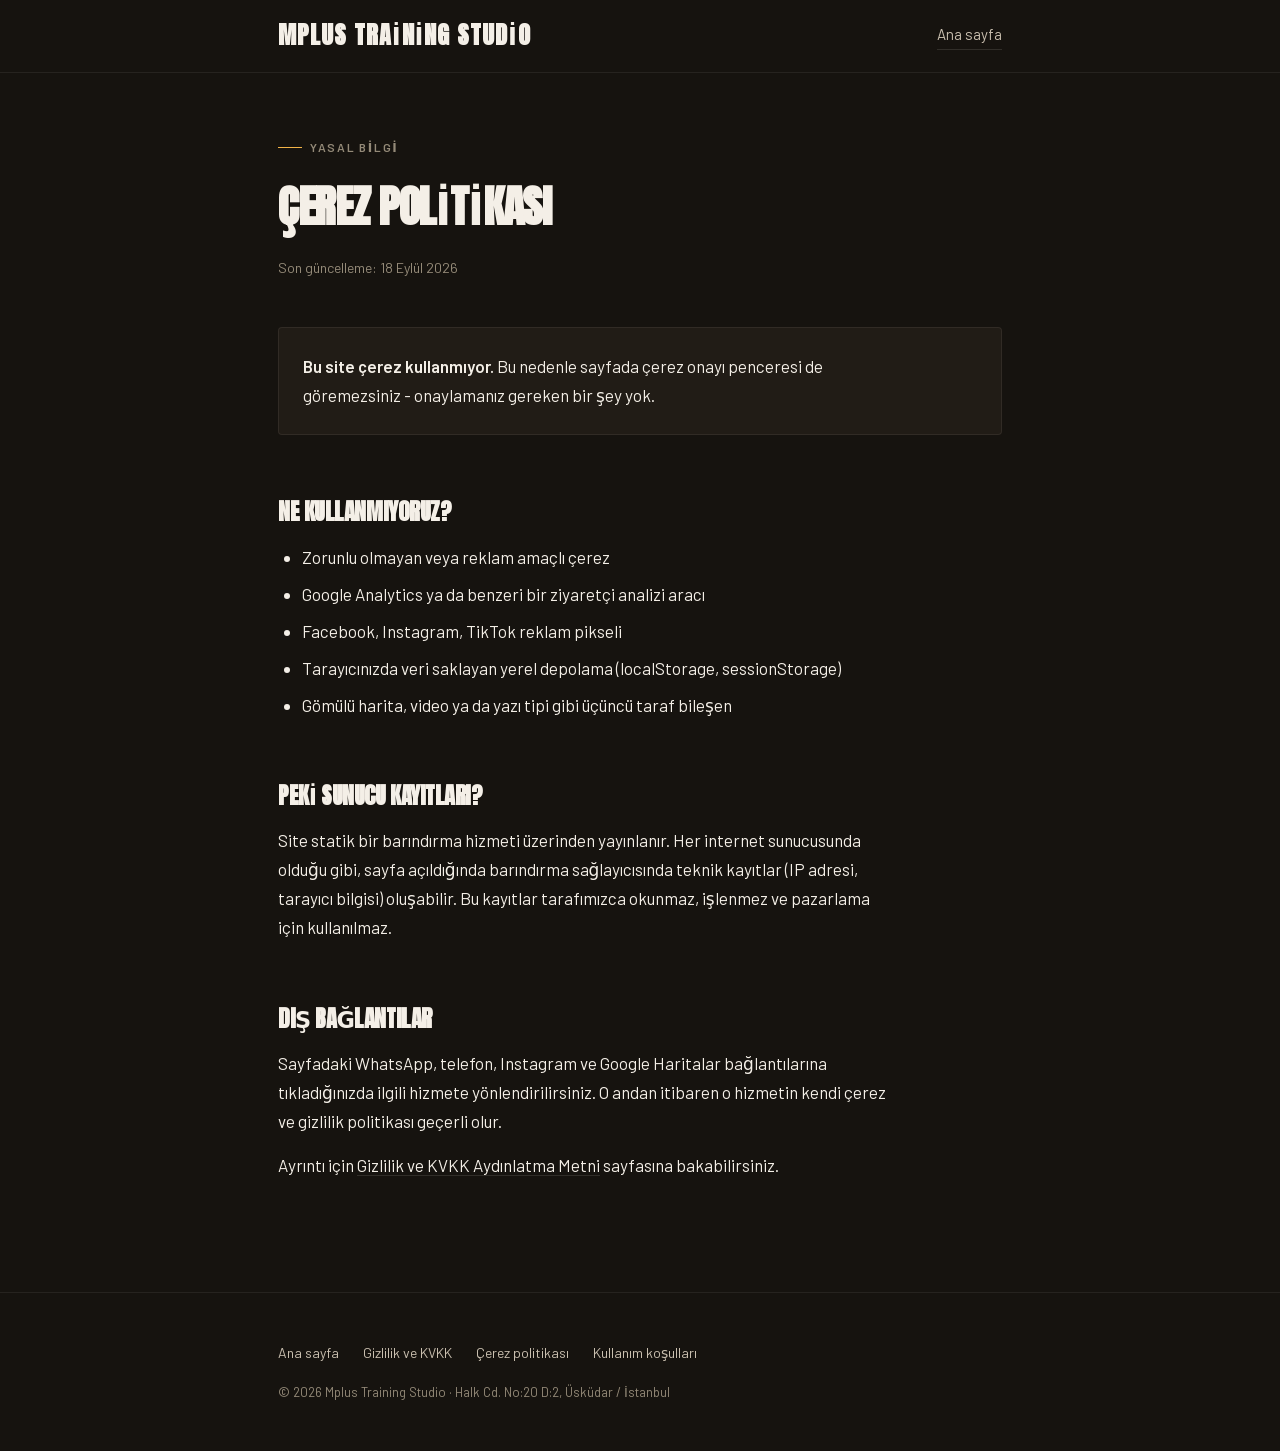
<file: cerez-politikasi.html>
<!doctype html>
<html lang="tr">
<head>
<meta charset="utf-8">
<meta name="viewport" content="width=device-width, initial-scale=1">
<title>Çerez Politikası - Mplus Training Studio</title>
<meta name="description" content="Mplus Training Studio çerez politikası. Bu sitede çerez, analiz aracı ve reklam pikseli kullanılmamaktadır.">
<meta name="theme-color" content="#F6F2EC">
<meta name="robots" content="index, follow">
<link rel="preload" href="assets/fonts/barlow-400-latin.woff2" as="font" type="font/woff2" crossorigin>
<link rel="stylesheet" href="assets/legal.css">
</head>
<body>
<header class="nav">
  <div class="wrap nav__inner">
    <a class="mark" href="index.html">
      <span class="mark__name" translate="no">Mplus Training Studio</span>
    </a>
    <a class="back" href="index.html">Ana sayfa</a>
  </div>
</header>
<main>
  <div class="wrap">
    <p class="eyebrow">Yasal bilgi</p>
    <h1>Çerez politikası</h1>
    <p class="updated">Son güncelleme: 18 Eylül 2026</p>

    <div class="callout">
      <p><strong>Bu site çerez kullanmıyor.</strong> Bu nedenle sayfada çerez onayı penceresi
      de göremezsiniz - onaylamanız gereken bir şey yok.</p>
    </div>

    <h2>Ne kullanmıyoruz?</h2>
    <ul>
      <li>Zorunlu olmayan veya reklam amaçlı çerez</li>
      <li>Google Analytics ya da benzeri bir ziyaretçi analizi aracı</li>
      <li>Facebook, Instagram, TikTok reklam pikseli</li>
      <li>Tarayıcınızda veri saklayan yerel depolama (localStorage, sessionStorage)</li>
      <li>Gömülü harita, video ya da yazı tipi gibi üçüncü taraf bileşen</li>
    </ul>

    <h2>Peki sunucu kayıtları?</h2>
    <p>
      Site statik bir barındırma hizmeti üzerinden yayınlanır. Her internet sunucusunda olduğu
      gibi, sayfa açıldığında barındırma sağlayıcısında teknik kayıtlar (IP adresi, tarayıcı
      bilgisi) oluşabilir. Bu kayıtlar tarafımızca okunmaz, işlenmez ve pazarlama için
      kullanılmaz.
    </p>

    <h2>Dış bağlantılar</h2>
    <p>
      Sayfadaki WhatsApp, telefon, Instagram ve Google Haritalar bağlantılarına tıkladığınızda
      ilgili hizmete yönlendirilirsiniz. O andan itibaren o hizmetin kendi çerez ve gizlilik
      politikası geçerli olur.
    </p>
    <p>Ayrıntı için <a href="gizlilik.html">Gizlilik ve KVKK Aydınlatma Metni</a> sayfasına bakabilirsiniz.</p>

  </div>
</main>
<footer class="foot">
  <div class="wrap">
    <div class="foot__links">
      <a href="index.html">Ana sayfa</a>
      <a href="gizlilik.html">Gizlilik ve KVKK</a>
      <a href="cerez-politikasi.html">Çerez politikası</a>
      <a href="kullanim-kosullari.html">Kullanım koşulları</a>
    </div>
    <p>© 2026 Mplus Training Studio · Halk Cd. No:20 D:2, Üsküdar / İstanbul</p>
  </div>
</footer>
</body>
</html>
</file>
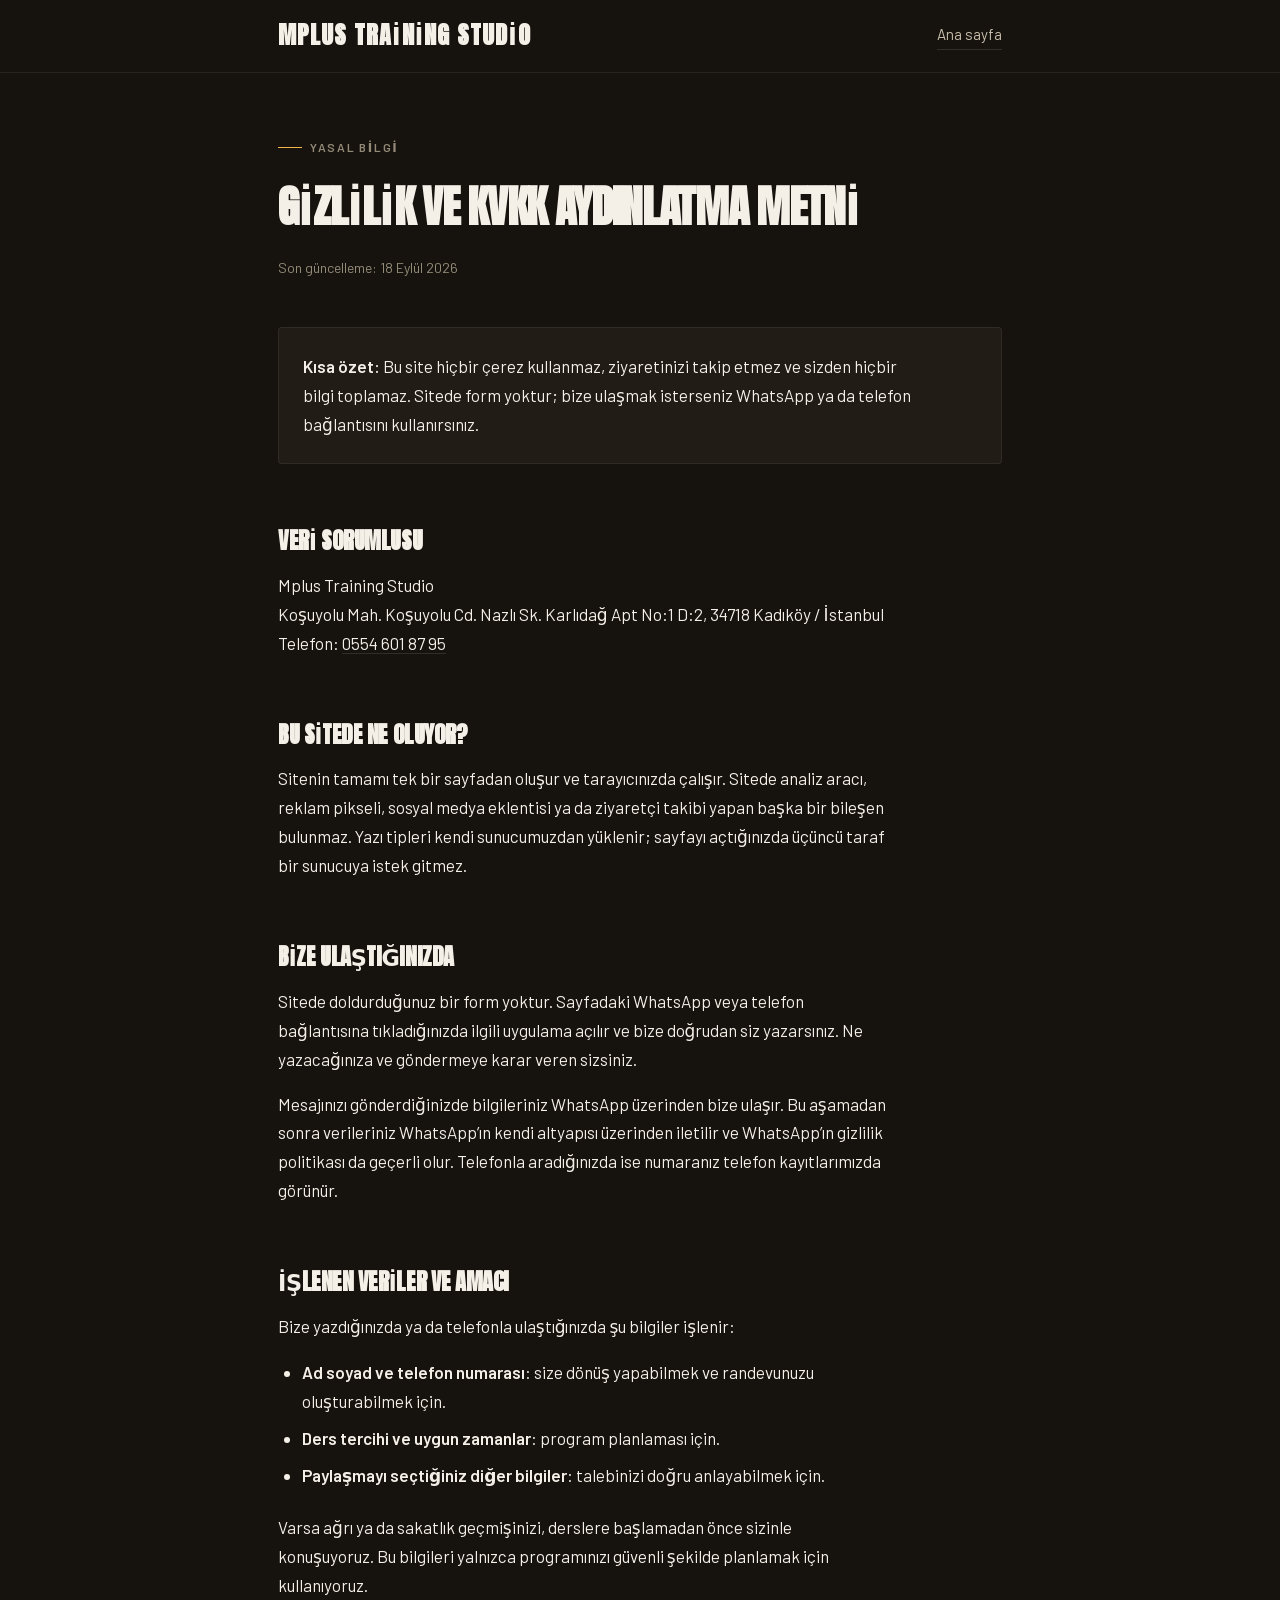
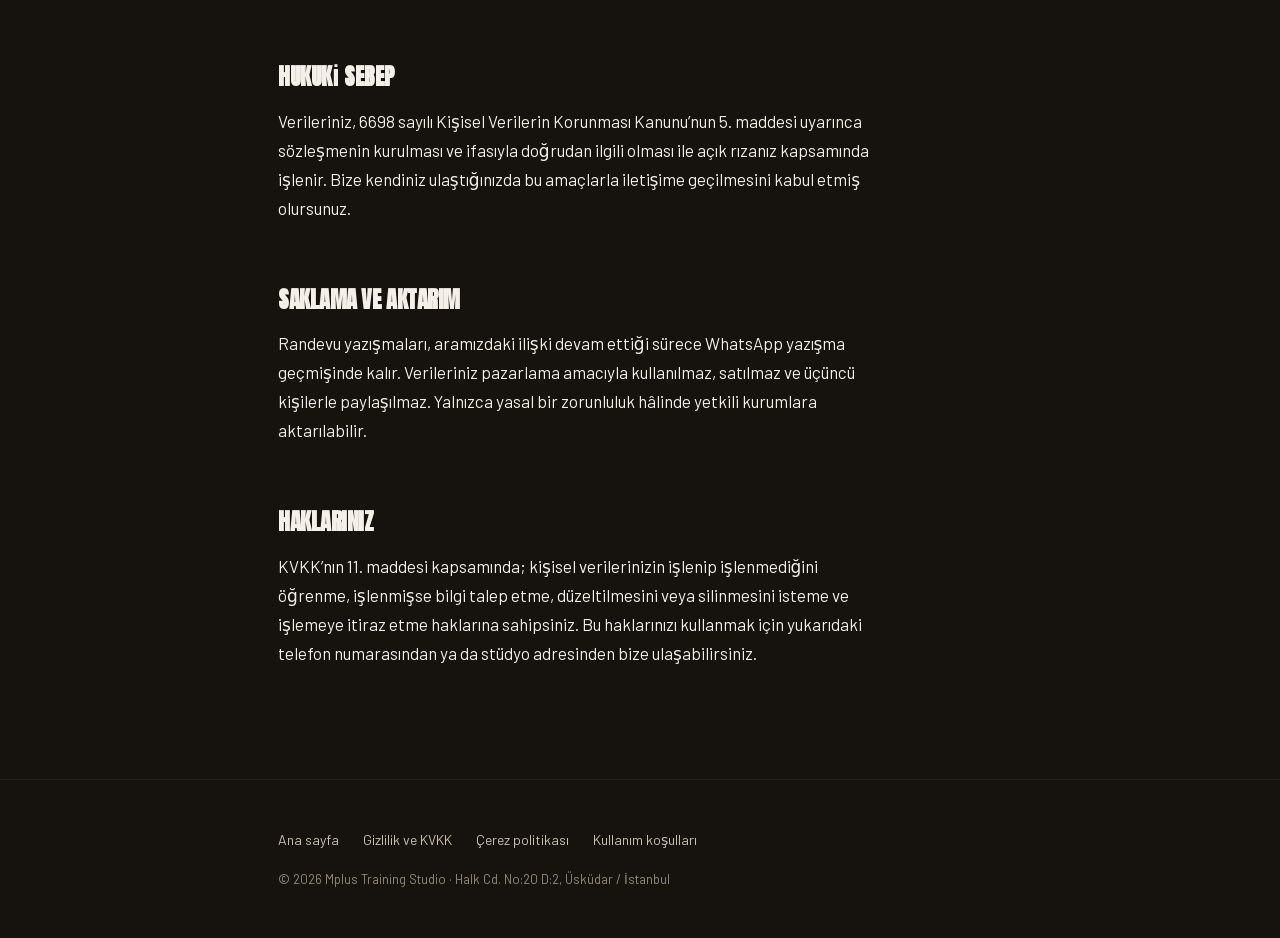
<file: gizlilik.html>
<!doctype html>
<html lang="tr">
<head>
<meta charset="utf-8">
<meta name="viewport" content="width=device-width, initial-scale=1">
<title>Gizlilik ve KVKK Aydınlatma Metni - Mplus Training Studio</title>
<meta name="description" content="Mplus Training Studio gizlilik politikası ve KVKK aydınlatma metni. Site çerez kullanmaz, form verileri sunucuya gönderilmez.">
<meta name="theme-color" content="#F6F2EC">
<meta name="robots" content="index, follow">
<link rel="preload" href="assets/fonts/barlow-400-latin.woff2" as="font" type="font/woff2" crossorigin>
<link rel="stylesheet" href="assets/legal.css">
</head>
<body>
<header class="nav">
  <div class="wrap nav__inner">
    <a class="mark" href="index.html">
      <span class="mark__name" translate="no">Mplus Training Studio</span>
    </a>
    <a class="back" href="index.html">Ana sayfa</a>
  </div>
</header>
<main>
  <div class="wrap">
    <p class="eyebrow">Yasal bilgi</p>
    <h1>Gizlilik ve KVKK aydınlatma metni</h1>
    <p class="updated">Son güncelleme: 18 Eylül 2026</p>

    <div class="callout">
      <p><strong>Kısa özet:</strong> Bu site hiçbir çerez kullanmaz, ziyaretinizi takip etmez
      ve sizden hiçbir bilgi toplamaz. Sitede form yoktur; bize ulaşmak isterseniz WhatsApp
      ya da telefon bağlantısını kullanırsınız.</p>
    </div>

    <h2>Veri sorumlusu</h2>
    <p>
      Mplus Training Studio<br>
      Koşuyolu Mah. Koşuyolu Cd. Nazlı Sk. Karlıdağ Apt No:1 D:2, 34718 Kadıköy / İstanbul<br>
      Telefon: <a href="tel:+905546018795">0554 601 87 95</a>
    </p>

    <h2>Bu sitede ne oluyor?</h2>
    <p>
      Sitenin tamamı tek bir sayfadan oluşur ve tarayıcınızda çalışır. Sitede analiz aracı,
      reklam pikseli, sosyal medya eklentisi ya da ziyaretçi takibi yapan başka bir bileşen
      bulunmaz. Yazı tipleri kendi sunucumuzdan yüklenir; sayfayı açtığınızda üçüncü taraf
      bir sunucuya istek gitmez.
    </p>

    <h2>Bize ulaştığınızda</h2>
    <p>
      Sitede doldurduğunuz bir form yoktur. Sayfadaki WhatsApp veya telefon bağlantısına
      tıkladığınızda ilgili uygulama açılır ve bize doğrudan siz yazarsınız. Ne yazacağınıza
      ve göndermeye karar veren sizsiniz.
    </p>
    <p>
      Mesajınızı gönderdiğinizde bilgileriniz WhatsApp üzerinden bize ulaşır. Bu aşamadan
      sonra verileriniz WhatsApp’ın kendi altyapısı üzerinden iletilir ve WhatsApp’ın gizlilik
      politikası da geçerli olur. Telefonla aradığınızda ise numaranız telefon kayıtlarımızda
      görünür.
    </p>

    <h2>İşlenen veriler ve amacı</h2>
    <p>Bize yazdığınızda ya da telefonla ulaştığınızda şu bilgiler işlenir:</p>
    <ul>
      <li><strong>Ad soyad ve telefon numarası</strong>: size dönüş yapabilmek ve randevunuzu oluşturabilmek için.</li>
      <li><strong>Ders tercihi ve uygun zamanlar</strong>: program planlaması için.</li>
      <li><strong>Paylaşmayı seçtiğiniz diğer bilgiler</strong>: talebinizi doğru anlayabilmek için.</li>
    </ul>
    <p>
      Varsa ağrı ya da sakatlık geçmişinizi, derslere başlamadan önce sizinle konuşuyoruz.
      Bu bilgileri yalnızca programınızı güvenli şekilde planlamak için kullanıyoruz.
    </p>

    <h2>Hukuki sebep</h2>
    <p>
      Verileriniz, 6698 sayılı Kişisel Verilerin Korunması Kanunu’nun 5. maddesi uyarınca
      sözleşmenin kurulması ve ifasıyla doğrudan ilgili olması ile açık rızanız kapsamında
      işlenir. Bize kendiniz ulaştığınızda bu amaçlarla iletişime geçilmesini kabul etmiş
      olursunuz.
    </p>

    <h2>Saklama ve aktarım</h2>
    <p>
      Randevu yazışmaları, aramızdaki ilişki devam ettiği sürece WhatsApp yazışma geçmişinde
      kalır. Verileriniz pazarlama amacıyla kullanılmaz, satılmaz ve üçüncü kişilerle
      paylaşılmaz. Yalnızca yasal bir zorunluluk hâlinde yetkili kurumlara aktarılabilir.
    </p>

    <h2>Haklarınız</h2>
    <p>
      KVKK’nın 11. maddesi kapsamında; kişisel verilerinizin işlenip işlenmediğini öğrenme,
      işlenmişse bilgi talep etme, düzeltilmesini veya silinmesini isteme ve işlemeye itiraz
      etme haklarına sahipsiniz. Bu haklarınızı kullanmak için yukarıdaki telefon numarasından
      ya da stüdyo adresinden bize ulaşabilirsiniz.
    </p>

  </div>
</main>
<footer class="foot">
  <div class="wrap">
    <div class="foot__links">
      <a href="index.html">Ana sayfa</a>
      <a href="gizlilik.html">Gizlilik ve KVKK</a>
      <a href="cerez-politikasi.html">Çerez politikası</a>
      <a href="kullanim-kosullari.html">Kullanım koşulları</a>
    </div>
    <p>© 2026 Mplus Training Studio · Halk Cd. No:20 D:2, Üsküdar / İstanbul</p>
  </div>
</footer>
</body>
</html>
</file>
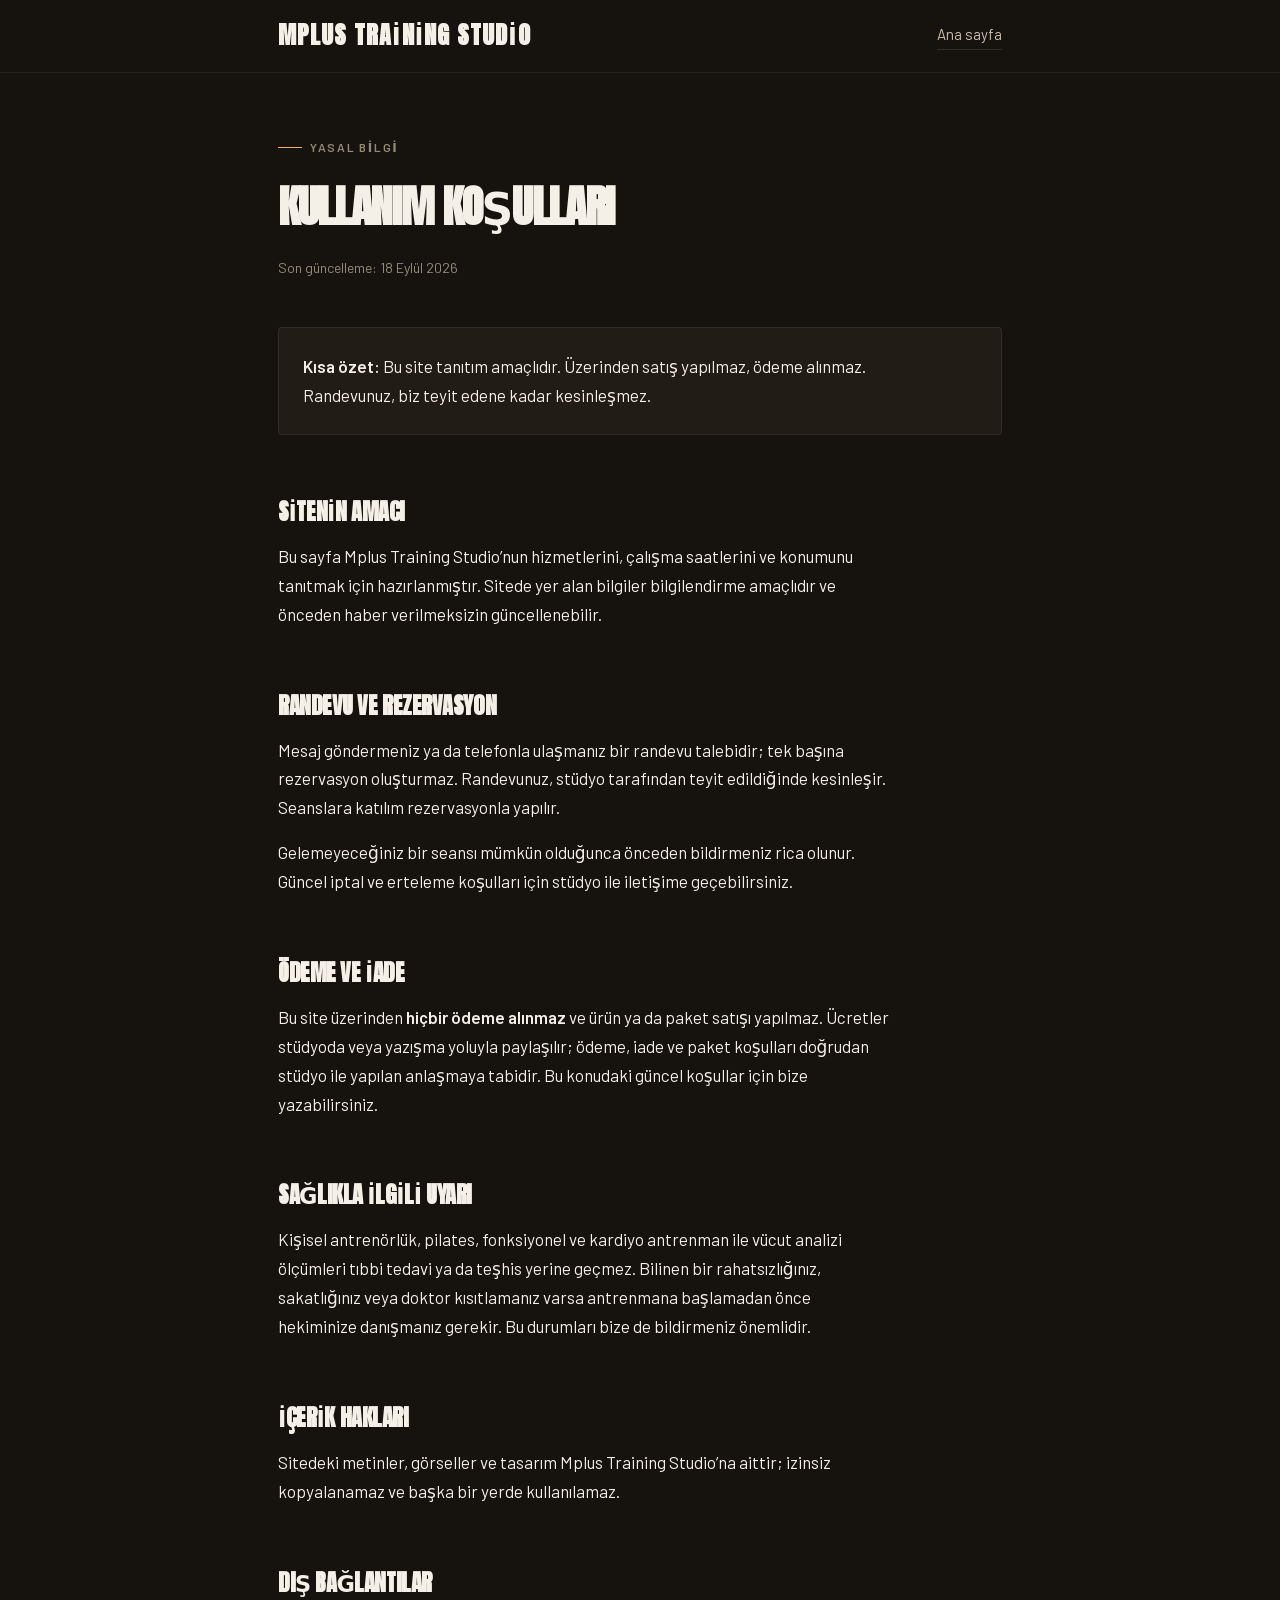
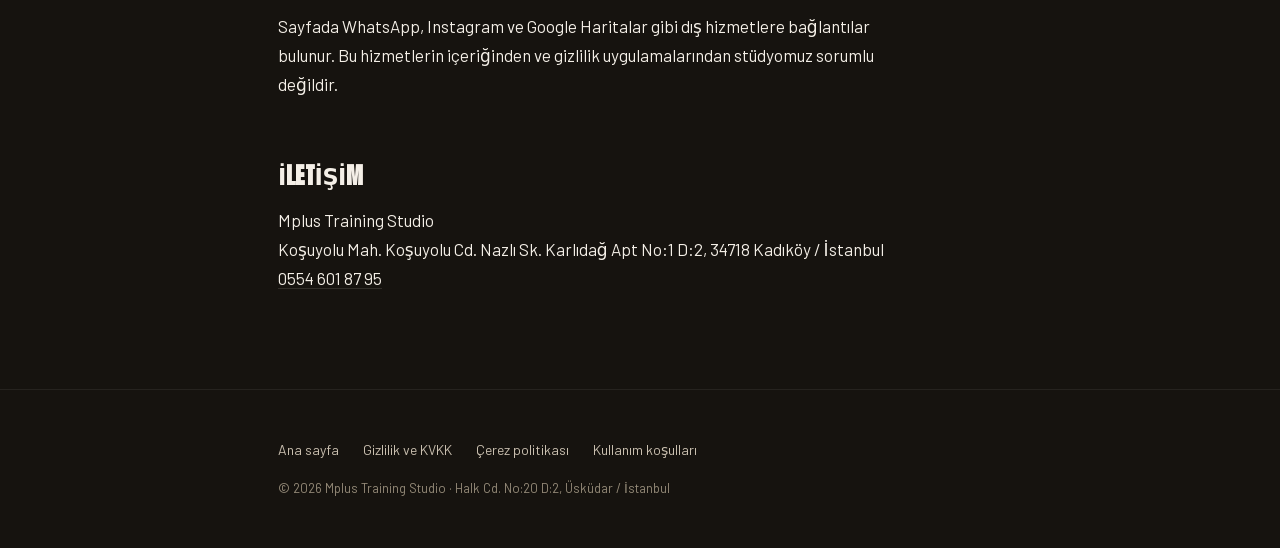
<file: kullanim-kosullari.html>
<!doctype html>
<html lang="tr">
<head>
<meta charset="utf-8">
<meta name="viewport" content="width=device-width, initial-scale=1">
<title>Kullanım Koşulları - Mplus Training Studio</title>
<meta name="description" content="Mplus Training Studio web sitesi kullanım koşulları, randevu ve iptal esasları.">
<meta name="theme-color" content="#F6F2EC">
<meta name="robots" content="index, follow">
<link rel="preload" href="assets/fonts/barlow-400-latin.woff2" as="font" type="font/woff2" crossorigin>
<link rel="stylesheet" href="assets/legal.css">
</head>
<body>
<header class="nav">
  <div class="wrap nav__inner">
    <a class="mark" href="index.html">
      <span class="mark__name" translate="no">Mplus Training Studio</span>
    </a>
    <a class="back" href="index.html">Ana sayfa</a>
  </div>
</header>
<main>
  <div class="wrap">
    <p class="eyebrow">Yasal bilgi</p>
    <h1>Kullanım koşulları</h1>
    <p class="updated">Son güncelleme: 18 Eylül 2026</p>

    <div class="callout">
      <p><strong>Kısa özet:</strong> Bu site tanıtım amaçlıdır. Üzerinden satış yapılmaz, ödeme
      alınmaz. Randevunuz, biz teyit edene kadar kesinleşmez.</p>
    </div>

    <h2>Sitenin amacı</h2>
    <p>
      Bu sayfa Mplus Training Studio’nun hizmetlerini, çalışma saatlerini ve konumunu
      tanıtmak için hazırlanmıştır. Sitede yer alan bilgiler bilgilendirme amaçlıdır ve
      önceden haber verilmeksizin güncellenebilir.
    </p>

    <h2>Randevu ve rezervasyon</h2>
    <p>
      Mesaj göndermeniz ya da telefonla ulaşmanız bir randevu talebidir; tek başına
      rezervasyon oluşturmaz. Randevunuz, stüdyo tarafından teyit edildiğinde kesinleşir. Seanslara
      katılım rezervasyonla yapılır.
    </p>
    <p>
      Gelemeyeceğiniz bir seansı mümkün olduğunca önceden bildirmeniz rica olunur. Güncel
      iptal ve erteleme koşulları için stüdyo ile iletişime geçebilirsiniz.
    </p>

    <h2>Ödeme ve iade</h2>
    <p>
      Bu site üzerinden <strong>hiçbir ödeme alınmaz</strong> ve ürün ya da paket satışı
      yapılmaz. Ücretler stüdyoda veya yazışma yoluyla paylaşılır; ödeme, iade ve paket
      koşulları doğrudan stüdyo ile yapılan anlaşmaya tabidir. Bu konudaki güncel koşullar
      için bize yazabilirsiniz.
    </p>

    <h2>Sağlıkla ilgili uyarı</h2>
    <p>
      Kişisel antrenörlük, pilates, fonksiyonel ve kardiyo antrenman ile vücut analizi
      ölçümleri tıbbi tedavi ya da teşhis yerine geçmez. Bilinen bir rahatsızlığınız,
      sakatlığınız veya doktor kısıtlamanız varsa antrenmana başlamadan önce hekiminize
      danışmanız gerekir. Bu durumları bize de bildirmeniz önemlidir.
    </p>

    <h2>İçerik hakları</h2>
    <p>
      Sitedeki metinler, görseller ve tasarım Mplus Training Studio’na aittir; izinsiz
      kopyalanamaz ve başka bir yerde kullanılamaz.
    </p>

    <h2>Dış bağlantılar</h2>
    <p>
      Sayfada WhatsApp, Instagram ve Google Haritalar gibi dış hizmetlere bağlantılar bulunur.
      Bu hizmetlerin içeriğinden ve gizlilik uygulamalarından stüdyomuz sorumlu değildir.
    </p>

    <h2>İletişim</h2>
    <address>
      Mplus Training Studio<br>
      Koşuyolu Mah. Koşuyolu Cd. Nazlı Sk. Karlıdağ Apt No:1 D:2, 34718 Kadıköy / İstanbul<br>
      <a href="tel:+905546018795">0554 601 87 95</a>
    </address>

  </div>
</main>
<footer class="foot">
  <div class="wrap">
    <div class="foot__links">
      <a href="index.html">Ana sayfa</a>
      <a href="gizlilik.html">Gizlilik ve KVKK</a>
      <a href="cerez-politikasi.html">Çerez politikası</a>
      <a href="kullanim-kosullari.html">Kullanım koşulları</a>
    </div>
    <p>© 2026 Mplus Training Studio · Halk Cd. No:20 D:2, Üsküdar / İstanbul</p>
  </div>
</footer>
</body>
</html>
</file>
<file: assets/legal.css>
/* Yasal sayfalar — index.html ile aynı tasarım sistemi */
@font-face{font-family:'Barlow';font-style:normal;font-weight:400;font-display:swap;src:url('fonts/barlow-400-latin.woff2') format('woff2');}
@font-face{font-family:'Barlow';font-style:normal;font-weight:600;font-display:swap;src:url('fonts/barlow-600-latin.woff2') format('woff2');}
@font-face{font-family:'Anton';font-style:normal;font-weight:400;font-display:swap;src:url('fonts/anton-400-latin.woff2') format('woff2');}

:root{
  color-scheme: dark;
  --ink:#F4EFE7; --ink-80:#F4EFE7; --ink-60:#C9BFAF; --ink-40:#948A78;
  --bone:#16130F; --sand:#211C16;
  --line-soft:rgba(244,239,231,.07); --line:rgba(244,239,231,.12);
  --sage-d:#F2B347;
  --s1:8px; --s2:16px; --s3:24px; --s4:32px; --s5:48px; --s6:64px; --s7:96px;
  --serif:'Anton','Barlow Condensed',system-ui,sans-serif;
  --sans:'Barlow',system-ui,-apple-system,'Segoe UI',sans-serif;
  --ease:cubic-bezier(.16,1,.3,1);
}
*,*::before,*::after{box-sizing:border-box}
a,button{touch-action:manipulation;-webkit-tap-highlight-color:transparent}
html{-webkit-text-size-adjust:100%}
body{margin:0;background:var(--bone);color:var(--ink-80);font-family:var(--sans);font-size:17px;line-height:1.7;-webkit-font-smoothing:antialiased}
a:focus-visible,button:focus-visible{outline:2px solid var(--sage-d);outline-offset:3px;border-radius:2px}

.wrap{width:100%;max-width:820px;margin-inline:auto;padding-inline:var(--s2)}
@media (min-width:720px){.wrap{padding-inline:var(--s5)}}

.nav{border-bottom:1px solid var(--line-soft);background:var(--bone)}
.nav__inner{display:flex;align-items:center;justify-content:space-between;gap:var(--s3);min-height:72px}
.mark{text-decoration:none;display:block;line-height:1.05}
.mark__name{font-family:var(--serif);font-weight:600;font-size:24px;letter-spacing:.04em;text-transform:uppercase;color:var(--ink)}
.mark__sub{display:block;font-size:10px;letter-spacing:.22em;text-transform:uppercase;color:var(--ink-40);margin-top:3px;font-weight:500}
.nav a.back{font-size:15px;color:var(--ink-60);text-decoration:none;border-bottom:1px solid var(--line);padding-bottom:2px;transition:border-color .2s var(--ease)}
.nav a.back:hover{border-color:var(--ink)}

main{padding-block:var(--s6) var(--s7)}
.eyebrow{font-size:12px;letter-spacing:.14em;text-transform:uppercase;color:var(--ink-40);font-weight:600;margin:0 0 var(--s3);display:flex;align-items:center;gap:var(--s1)}
.eyebrow::before{content:'';width:24px;height:1px;background:var(--sage-d);flex:none}
h1{font-family:var(--serif);font-weight:600;text-transform:uppercase;color:var(--ink);font-size:clamp(2rem,4.6vw,2.75rem);line-height:1.14;letter-spacing:-.03em;margin:0 0 var(--s3);text-wrap:balance}
h2{font-family:var(--serif);font-weight:600;text-transform:uppercase;color:var(--ink);font-size:1.4rem;line-height:1.2;letter-spacing:-.02em;margin:var(--s6) 0 var(--s2);text-wrap:balance}
p,li{margin:0 0 var(--s2);max-width:68ch}
ul{padding-left:var(--s3);margin-bottom:var(--s3)}
li{margin-bottom:var(--s1)}
strong{color:var(--ink);font-weight:600}
.updated{font-size:14px;color:var(--ink-40);margin-bottom:var(--s5)}
.callout{background:var(--sand);border:1px solid var(--line-soft);border-radius:4px;padding:var(--s3);margin:var(--s4) 0}
.callout p:last-child{margin-bottom:0}
address{font-style:normal;color:var(--ink)}
main a{color:var(--ink);text-decoration:none;border-bottom:1px solid var(--line);transition:border-color .2s var(--ease)}
main a:hover{border-color:var(--ink)}

.foot{border-top:1px solid var(--line-soft);padding-block:var(--s5)}
.foot__links{display:flex;flex-wrap:wrap;gap:var(--s3);font-size:14px;margin-bottom:var(--s2)}
.foot a{color:var(--ink-60);text-decoration:none;transition:color .2s var(--ease)}
.foot a:hover{color:var(--ink)}
.foot p{font-size:13px;color:var(--ink-40);margin:0}
</file>
